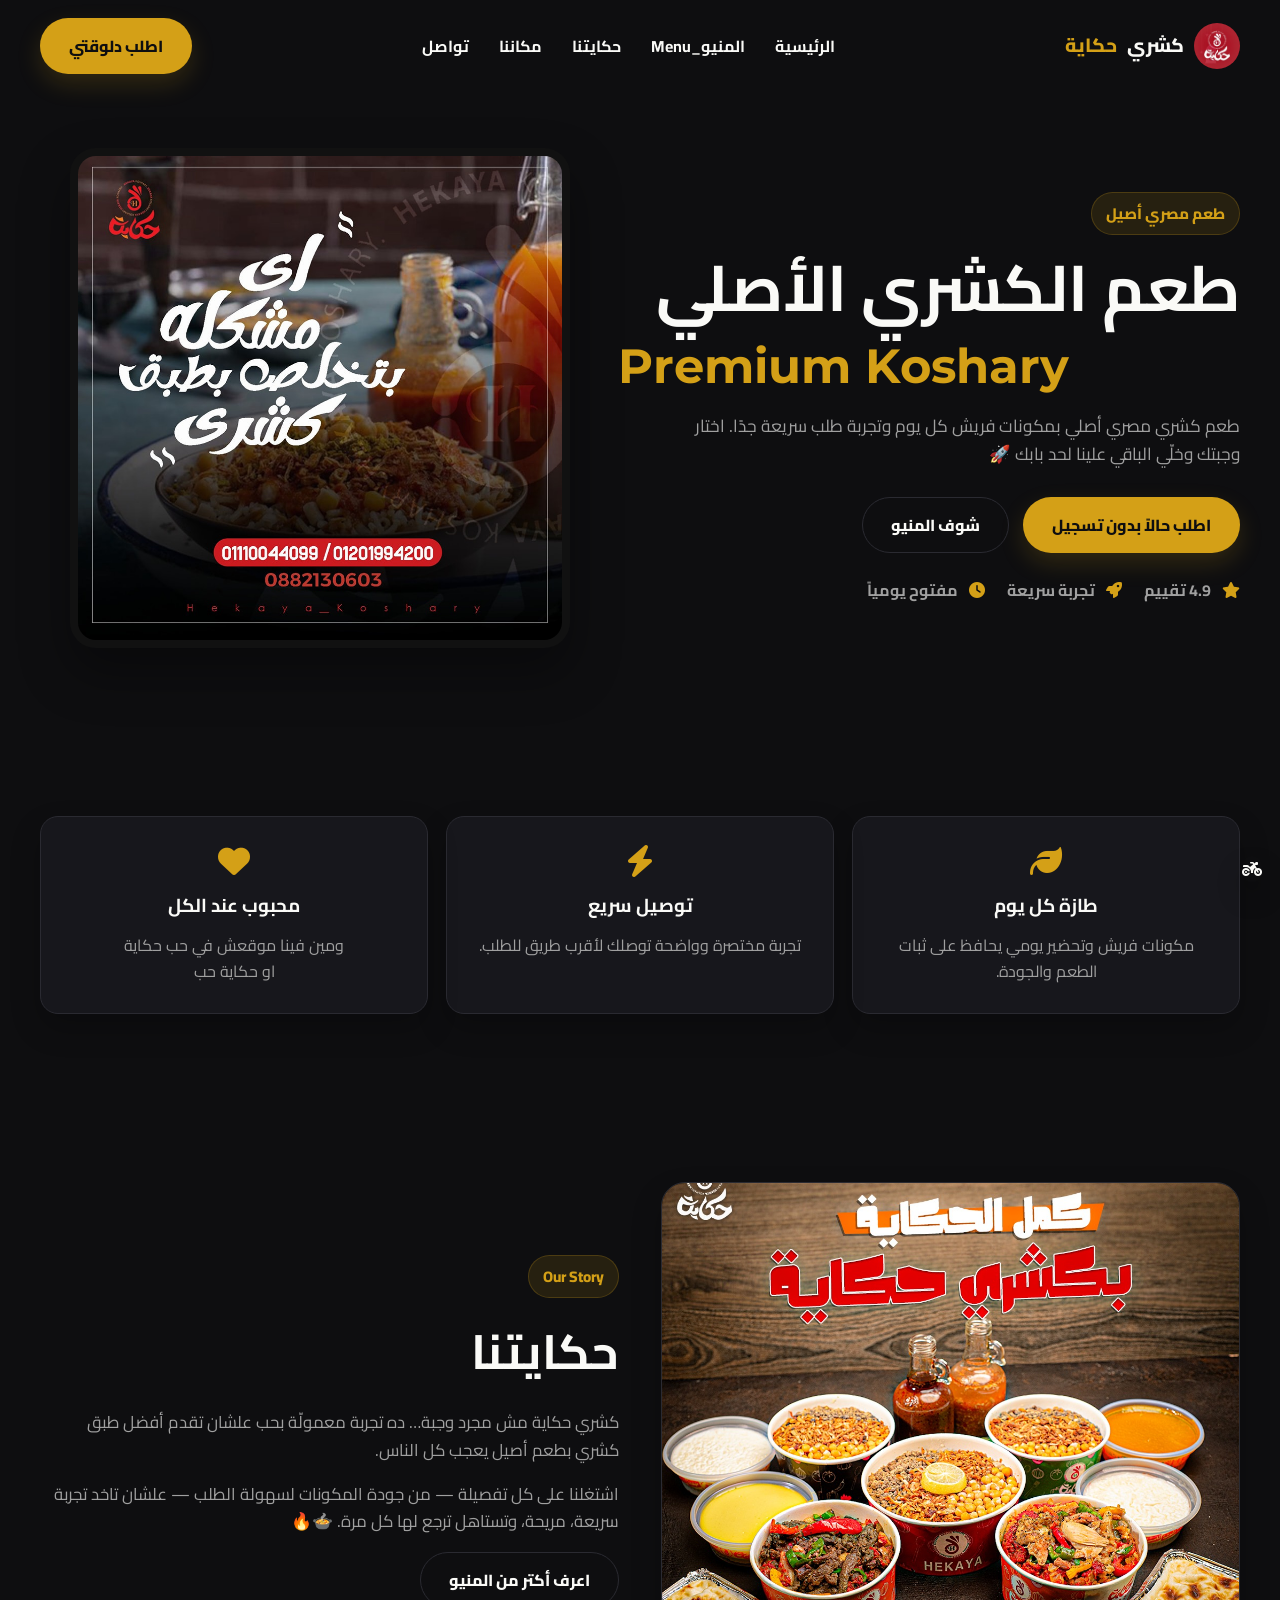
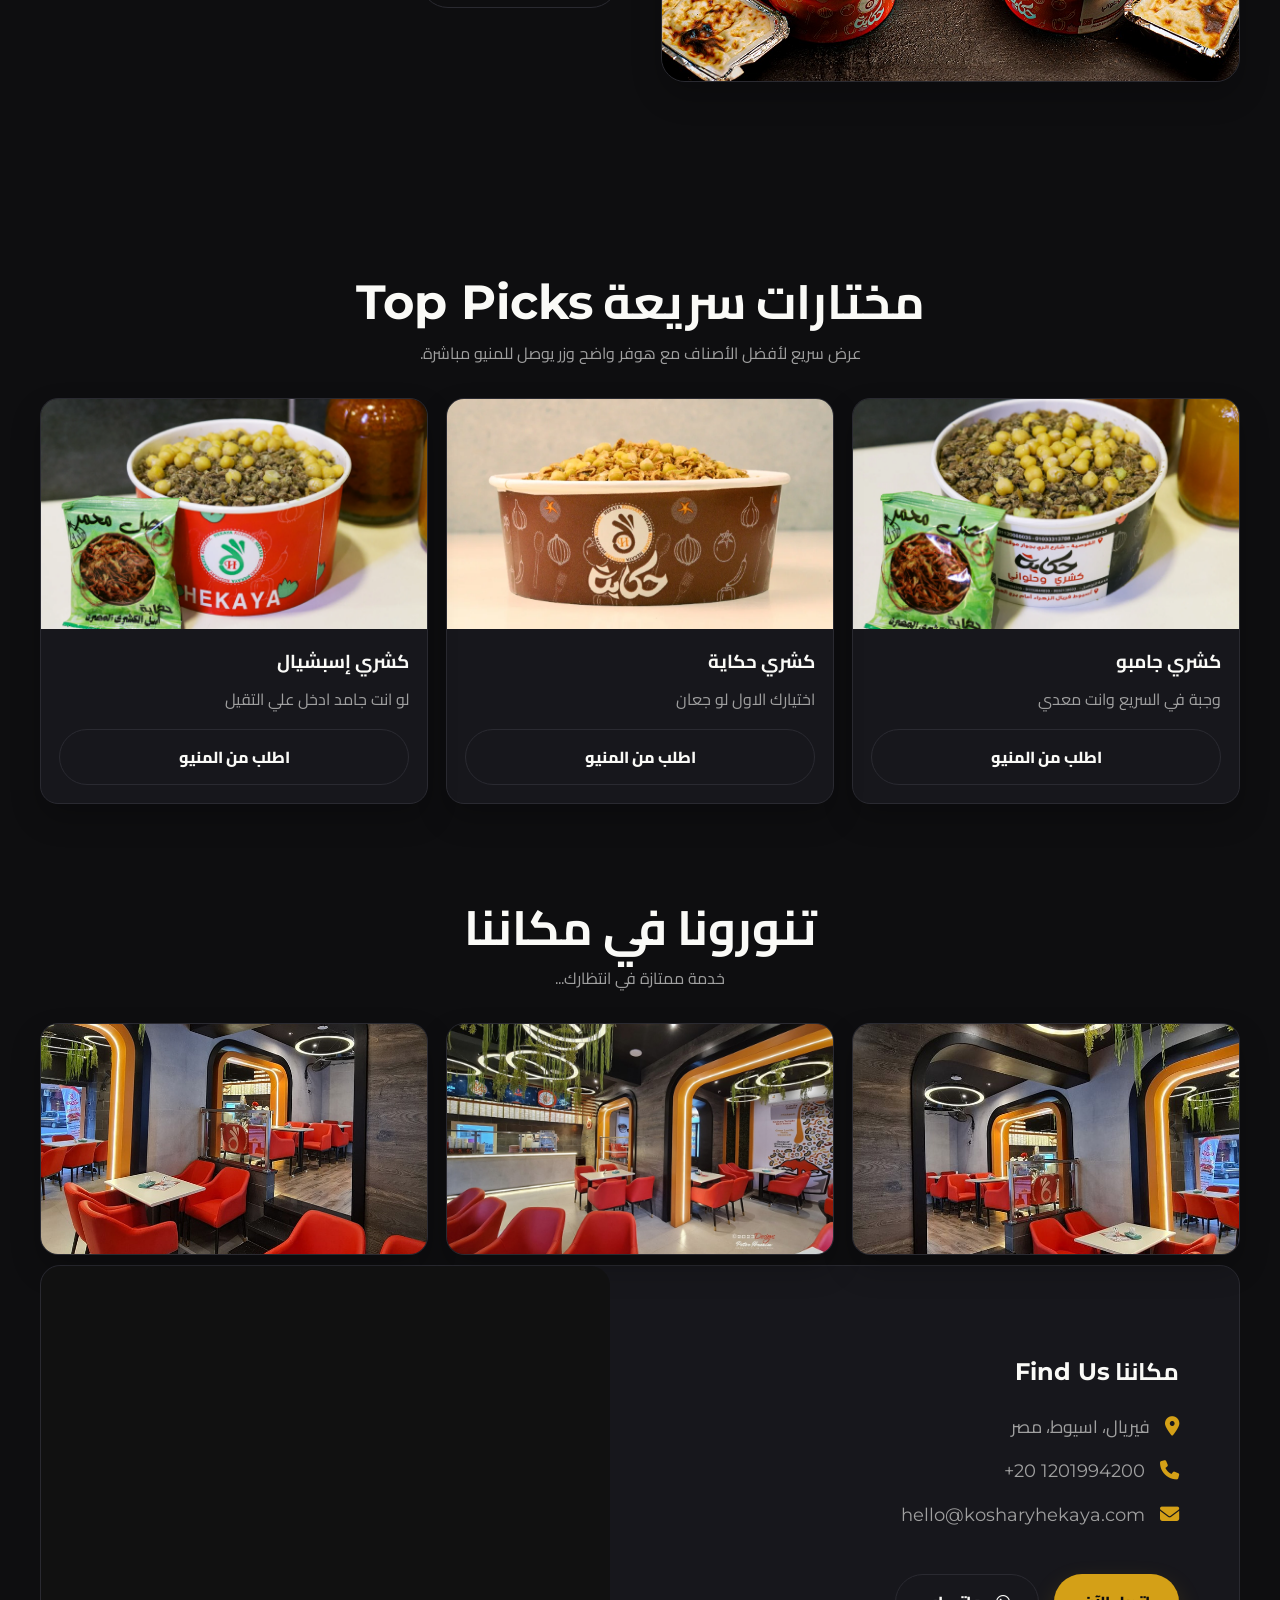
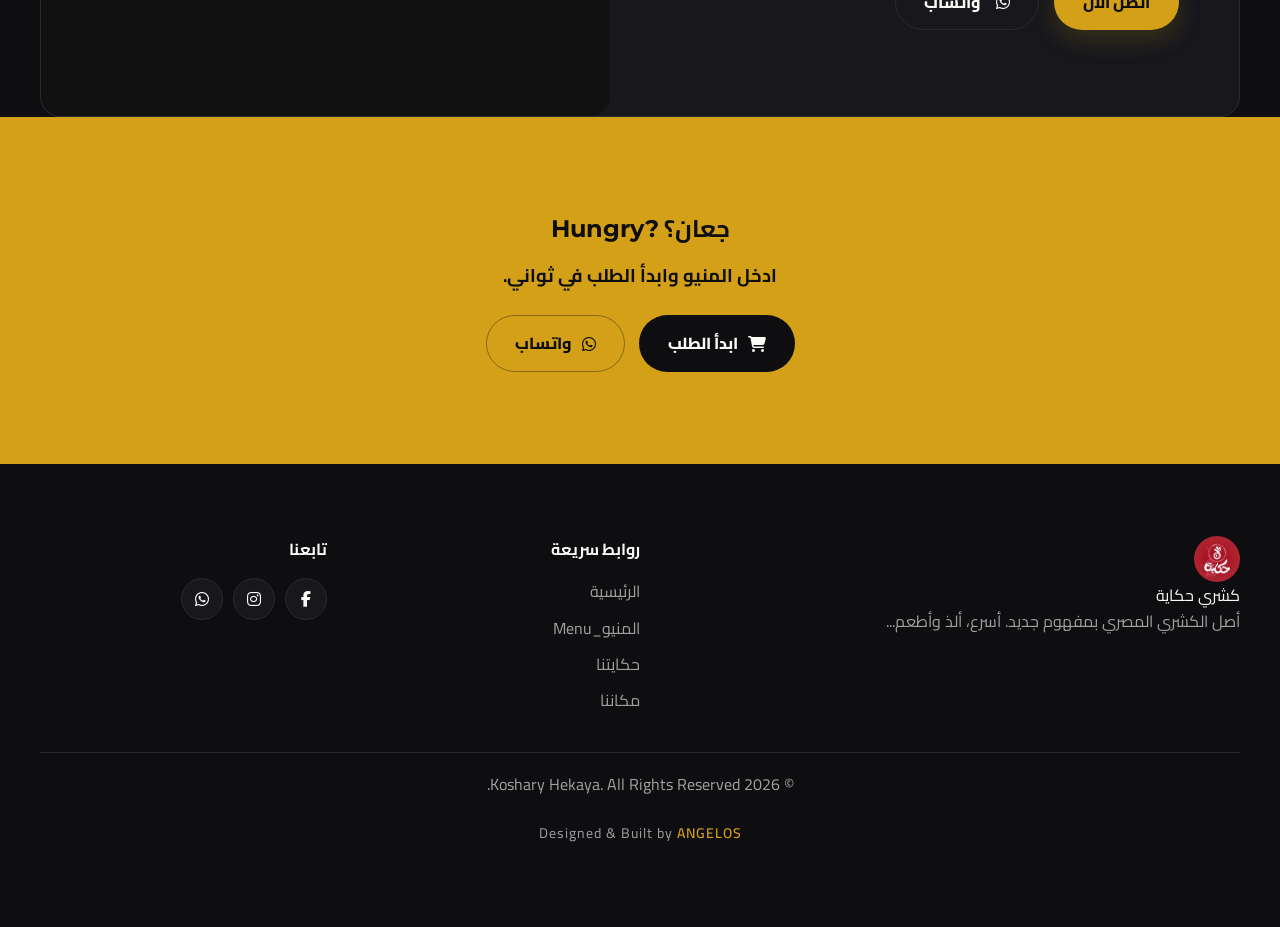
<file: index.html>
<!DOCTYPE html>
<html lang="ar" dir="rtl">
  <head>
    <meta charset="UTF-8" />
    <meta name="viewport" content="width=device-width, initial-scale=1.0, maximum-scale=5" />
  

    <title>كشري حكاية | أفضل كشري في أسيوط توصيل سريع</title>

    <link rel="icon" href="imgs/logooo.png" type="image/png">
  

    <meta name="description" content="اطلب كشري حكاية في أسيوط الآن. كشري مصري أصيل، توصيل سريع، جودة عالية، وطلب أونلاين بسهولة بدون تسجيل.">
  
    <meta name="keywords" content="كشري, كشري اسيوط, توصيل كشري, مطعم كشري, كشري حكاية">
    <link rel="canonical" href="https://yourdomain.com/">
    <meta name="robots" content="index, follow">
  
    <!-- Open Graph -->
    <meta property="og:title" content="كشري حكاية | أفضل كشري في أسيوط">
    <meta property="og:description" content="اطلب كشري حكاية الآن - تجربة طلب سريعة وتوصيل لحد باب البيت.">
    <meta property="og:image" content="https://angelosonsy-debug.github.io/koshary-hekaya/imgs/home.jpg">
    <meta property="og:url" content="https://angelosonsy-debug.github.io/koshary-hekaya/">
    <meta property="og:type" content="website">
    <meta property="og:site_name" content="كشري حكاية">

    <!-- Twitter -->
    <meta name="twitter:card" content="summary_large_image">



    <!-- Fonts -->
    <link rel="preconnect" href="https://fonts.googleapis.com">
    <link rel="preconnect" href="https://fonts.gstatic.com" crossorigin>
    <link href="https://fonts.googleapis.com/css2?family=Cairo:wght@400;600;700;800&family=Montserrat:wght@700;800&display=swap" rel="stylesheet">
  
    <!-- CSS -->
    <link rel="stylesheet" href="css/variables.css">
    <link rel="stylesheet" href="css/reset.css">
    <link rel="stylesheet" href="css/components.css">
    <link rel="stylesheet" href="css/landing.css">
  
    <!-- أيقونات - -->
    <link rel="stylesheet" href="https://cdnjs.cloudflare.com/ajax/libs/font-awesome/6.4.0/css/all.min.css" media="print" onload="this.media='all'">

    <!-- Structured Data -->
    <script type="application/ld+json">
    {
      "@context": "https://schema.org",
      "@type": "Restaurant",
      "name": "كشري حكاية",
      "image": "https://yourdomain.com/imgs/home.jpg",
      "telephone": "+201201994200",
      "servesCuisine": "Egyptian",
      "address": {
        "@type": "PostalAddress",
        "addressLocality": "أسيوط",
        "addressCountry": "EG"
      },
      "url": "https://yourdomain.com"
    }
    </script>
  </head>
<body>

  <header id="navbar">
    <div class="container nav-container">
      <a href="#home" class="logo">
        
        <img src="imgs/red-logo.jpg" alt="مطعم كشري حكاية" width="46" height="46" loading="lazy" decoding="async">
        <span>كشري</span> حكاية
      </a>

      <button class="menu-toggle" aria-label="فتح القائمة">
        <i class="fa-solid fa-bars"></i>
      </button>

      <nav>
        <ul class="nav-links">
          <li><a href="#home">الرئيسية</a></li>
          <li><a href="menu.html">المنيو_Menu</a></li>
          <li><a href="#about">حكايتنا</a></li>
          <li><a href="#contact1">مكاننا </a></li>
          <li><a href="#contact2">تواصل</a></li>
        </ul>
      </nav>

      <a href="menu.html" class="btn btn-primary desktop-cta">اطلب دلوقتي</a>
    </div>
  </header>

  <main>
    <section id="home" class="hero section">
      <div class="container hero-grid reveal">
        <div class="hero-text">
          <span class="badge">طعم مصري أصيل</span>
          <h1>طعم الكشري الأصلي<br><span class="en-text">Premium Koshary</span></h1>
          <p>
            طعم كشري مصري أصلي بمكونات فريش كل يوم وتجربة طلب سريعة جدًا. 
            اختار وجبتك وخلّي الباقي علينا لحد بابك 🚀  
          </p>

          <div class="hero-buttons">
            <a href="menu.html" class="btn btn-primary">اطلب حالاً بدون تسجيل</a>
            <a href="menu.html" class="btn btn-outline">شوف المنيو</a>
          </div>

          <div class="hero-stats">
            <span><i class="fa-solid fa-star"></i> 4.9 تقييم</span>
            <span><i class="fa-solid fa-rocket"></i> تجربة سريعة</span>
            <span><i class="fa-solid fa-clock"></i> مفتوح يومياً</span>
          </div>
        </div>

        <div class="hero-image">
          
          <img src="imgs/home.jpg" alt="طبق كشري مصري من كشري حكاية في أسيوط" class="img-contain" width="500" height="500" fetchpriority="high" decoding="async">
          <link href="imgs/home.jpg">
        </div>
      </div>
    </section>

    <section class="section-tight">
      <div class="container highlights-grid reveal">
        <article class="info-card card hover-lift">
          <i class="fa-solid fa-leaf"></i>
          <h3>طازة كل يوم</h3>
          <p>مكونات فريش وتحضير يومي يحافظ على ثبات الطعم والجودة.</p>
        </article>

        <article class="info-card card hover-lift">
          <i class="fa-solid fa-bolt"></i>
          <h3>توصيل سريع</h3>
          <p>تجربة مختصرة وواضحة توصلك لأقرب طريق للطلب.</p>
        </article>

        <article class="info-card card hover-lift">
          <i class="fa-solid fa-heart"></i>
          <h3>محبوب عند الكل</h3>
          <p>ومين فينا موقعش في حب حكاية <br> او حكاية حب</p>
        </article>
      </div>
    </section>

    <section id="about" class="section">
      <div class="container about-grid reveal">
        <div class="about-media">
          
          <img src="imgs/story.jpg" alt="قصة كشري حكاية" class="about-img" width="500" height="500" loading="lazy" decoding="async">
        </div>

        <div class="about-text">
          <span class="badge">Our Story</span>
          <h2>حكايتنا</h2>
          <p>
            كشري حكاية مش مجرد وجبة… ده تجربة معمولّة بحب
             علشان تقدم أفضل طبق كشري بطعم أصيل يعجب كل الناس.
          </p>
          <p>
            اشتغلنا على كل تفصيلة — من جودة المكونات لسهولة الطلب —
             علشان تاخد تجربة سريعة، مريحة، وتستاهل ترجع لها كل مرة. 🍲🔥
          </p>
          <a href="menu.html" class="btn btn-outline">اعرف أكتر من المنيو</a>
        </div>
      </div>
    </section>

    <section class="section">
      <div class="container reveal">
        <div class="section-title">
          <h2>مختارات سريعة <span class="en-text">Top Picks</span></h2>
          <p>عرض سريع لأفضل الأصناف مع هوفر واضح وزر يوصل للمنيو مباشرة.</p>
        </div>

        <div class="preview-grid">
          <article class="preview-card card">
            <img src="imgs/menu/6.webp" alt="كشري جامبو" width="400" height="267" loading="lazy" decoding="async">
            <div class="preview-content">
              <h3>كشري جامبو</h3>
              <p>وجبة في السريع وانت معدي</p>
              <a href="menu.html" class="btn btn-outline full">اطلب من المنيو</a>
            </div>
          </article>
          <article class="preview-card card">
            <img src="imgs/menu/7.webp" alt="كشري سوبر حكاية" width="400" height="267" loading="lazy" decoding="async">
            <div class="preview-content">
              <h3>كشري حكاية</h3>
              <p>اختيارك الاول لو جعان</p>
              <a href="menu.html" class="btn btn-outline full">اطلب من المنيو</a>
            </div>
          </article>


          <article class="preview-card card">
            <img src="imgs/menu/8.webp" alt="كشري إسبشيال" width="400" height="267" loading="lazy" decoding="async">
            <div class="preview-content">
              <h3>كشري إسبشيال</h3>
              <p>لو انت جامد ادخل علي التقيل</p>
              <a href="menu.html" class="btn btn-outline full">اطلب من المنيو</a>
            </div>
          </article>
        </div>
      </div>
    </section>

    <section id="contact1" class="container reveal">
      <div class="section-title">
        <h2>تنورونا في مكاننا</h2>
        <p>خدمة ممتازة في انتظارك...</p>
      </div>
      <div class="preview-grid">
        <article class="preview-card card">
          <img src="imgs/koshary-hekaya-interior-1.jpg" alt="koshary-hekaya-interior" width="400" height="267" loading="lazy" decoding="async">
        </article>
        <article class="preview-card card">
          <img src="imgs/koshary-hekaya-interior-2.jpg" alt="koshary-hekaya-interior" width="400" height="267" loading="lazy" decoding="async">
        </article>
        <article class="preview-card card">
          <img src="imgs/koshary-hekaya-interior-3.jpg" alt="koshary-hekaya-interior" width="400" height="267" loading="lazy" decoding="async">
        </article>
      </div>
      <div class="location-grid">
          <div class="location-info">
              <h2>مكاننا <span class="en-text">Find Us</span></h2>
              <p><i class="fa-solid fa-location-dot"></i> فيريال، اسيوط، مصر</p>
              <p><i class="fa-solid fa-phone"></i> <span class="en-text">+20 1201994200</span></p>
              <p><i class="fa-solid fa-envelope"></i> <span class="en-text">hello@kosharyhekaya.com</span></p>
              
              <div style="margin-top: 30px; display: flex; gap: 15px;">
                  <a href="tel:+201201994200" class="btn btn-primary">اتصل الآن</a>
                  <a href="https://wa.me/201201994200" target="_blank" rel="noopener noreferrer"class="btn btn-outline"><i class="fa-brands fa-whatsapp" style="margin-left: 5px;"></i> واتساب</a>
              </div>
          </div>
          <div class="map-container map-fallback-wrap">
            <a href="https://maps.google.com" target="_blank">
              
            <img
              class="map-fallback-img"
              alt="موقع كشري حكاية"
              src="data:image/svg+xml;charset=UTF-8,
              %3Csvg xmlns='http://www.w3.org/2000/svg' viewBox='0 0 800 600'%3E
                %3Cdefs%3E
                  %3ClinearGradient id='g' x1='0' x2='1' y1='0' y2='1'%3E
                    %3Cstop offset='0%25' stop-color='%231b1b21'/%3E
                    %3Cstop offset='100%25' stop-color='%23111114'/%3E
                  %3C/linearGradient%3E
                %3C/defs%3E

                %3Crect width='800' height='600' fill='url(%23g)'/%3E

                %3Ccircle cx='400' cy='260' r='90' fill='%23d4a017' opacity='0.15'/%3E

                %3Ctext x='50%25' y='48%25' text-anchor='middle'
                  font-family='Cairo, Arial, sans-serif'
                  font-size='36'
                  fill='%23f5f5f2'%3E
                  الخريطة غير متاحة
                %3C/text%3E

                %3Ctext x='50%25' y='58%25' text-anchor='middle'
                  font-family='Cairo, Arial, sans-serif'
                  font-size='20'
                  fill='%23aaa'%3E
                  تقدر تتواصل معانا أو تزورنا مباشرة
                %3C/text%3E

                %3Ctext x='50%25' y='70%25' text-anchor='middle'
                  font-family='Arial, sans-serif'
                  font-size='18'
                  fill='%23d4a017'%3E
                  Koshary Hekaya
                %3C/text%3E
              %3C/svg%3E"
            /></a>
            <iframe
              id="mapFrame"
              src="https://www.google.com/maps/embed?pb=!1m18!1m12!1m3!1d3548.9506916723835!2d31.182148899999994!3d27.189286499999998!2m3!1f0!2f0!3f0!3m2!1i1024!2i768!4f13.1!3m3!1m2!1s0x14450bc8d90262d9%3A0xc075fe05852e9a3b!2z2YPYtNix2Yog2K3Zg9in2YrYqQ!5e0!3m2!1sar!2seg!4v1776723178921!5m2!1sar!2seg"
              loading="lazy"
              allowfullscreen
              referrerpolicy="no-referrer-when-downgrade">
            </iframe>
          </div>
          
      </div>
  </section>

    <section id="contact2" class="cta-section reveal">
      <div class="container">
        <h2>جعان؟ <span class="en-text">Hungry?</span></h2>
        <p>ادخل المنيو وابدأ الطلب في ثواني.</p>
        <div class="cta-actions">
          <a href="menu.html" class="btn btn-black"><i class="fa-solid fa-cart-shopping"></i> ابدأ الطلب</a>
          <a href="https://wa.me/201201994200" target="_blank" rel="noopener noreferrer" class="btn btn-outline light">
            <i class="fa-brands fa-whatsapp"></i> واتساب
          </a>
        </div>
      </div>
    </section>
  </main>

  <footer class="section-tight">
    <div class="container footer-grid reveal">
      <div>
        <a href="#home" class="footer-logo">
          <img src="imgs/red-logo.jpg" alt="كشري حكاية" width="46" height="46" loading="lazy" decoding="async">
          <span>كشري</span> حكاية
        </a>
        <p>أصل الكشري المصري بمفهوم جديد. أسرع، ألذ وأطعم...</p>
      </div>

      <div>
        <h4>روابط سريعة</h4>
        <ul>
          <li><a href="#home">الرئيسية</a></li>
          <li><a href="menu.html">المنيو_Menu</a></li>
          <li><a href="#about">حكايتنا</a></li>
          <li><a href="#contact1">مكاننا </a></li>
        </ul>
      </div>

      <div>
        <h4>تابعنا</h4>
        <div class="social-links">
          <a href="https://www.facebook.com/HekayaaKoshary/" target="_blank" ><i class="fa-brands fa-facebook-f"></i></a>
          <a href="https://www.instagram.com/kosharyhekaya/" target="_blank" ><i class="fa-brands fa-instagram"></i></a>
          <a href="https://wa.me/201201994200" target="_blank" rel="noopener noreferrer" ><i class="fa-brands fa-whatsapp"></i></a>
        </div>
      </div>
    </div>

    <div class="container footer-bottom">
      <p>&copy; 2026 Koshary Hekaya. All Rights Reserved.</p>
      <p class="signature">
        Designed & Built by <span id="developer-name">Angelos</span>
      </p>
    </div>
  </footer>

  <a href="menu.html" class="floating-action floating-btn" aria-label="الذهاب إلى المنيو">
    <i class="fa-solid fa-motorcycle"></i>
  </a>
  <div id="disclosure-popover" class="disclosure-container"></div>

  
  <script src="js/landing.js" defer></script>
</body>
</html>
</file>
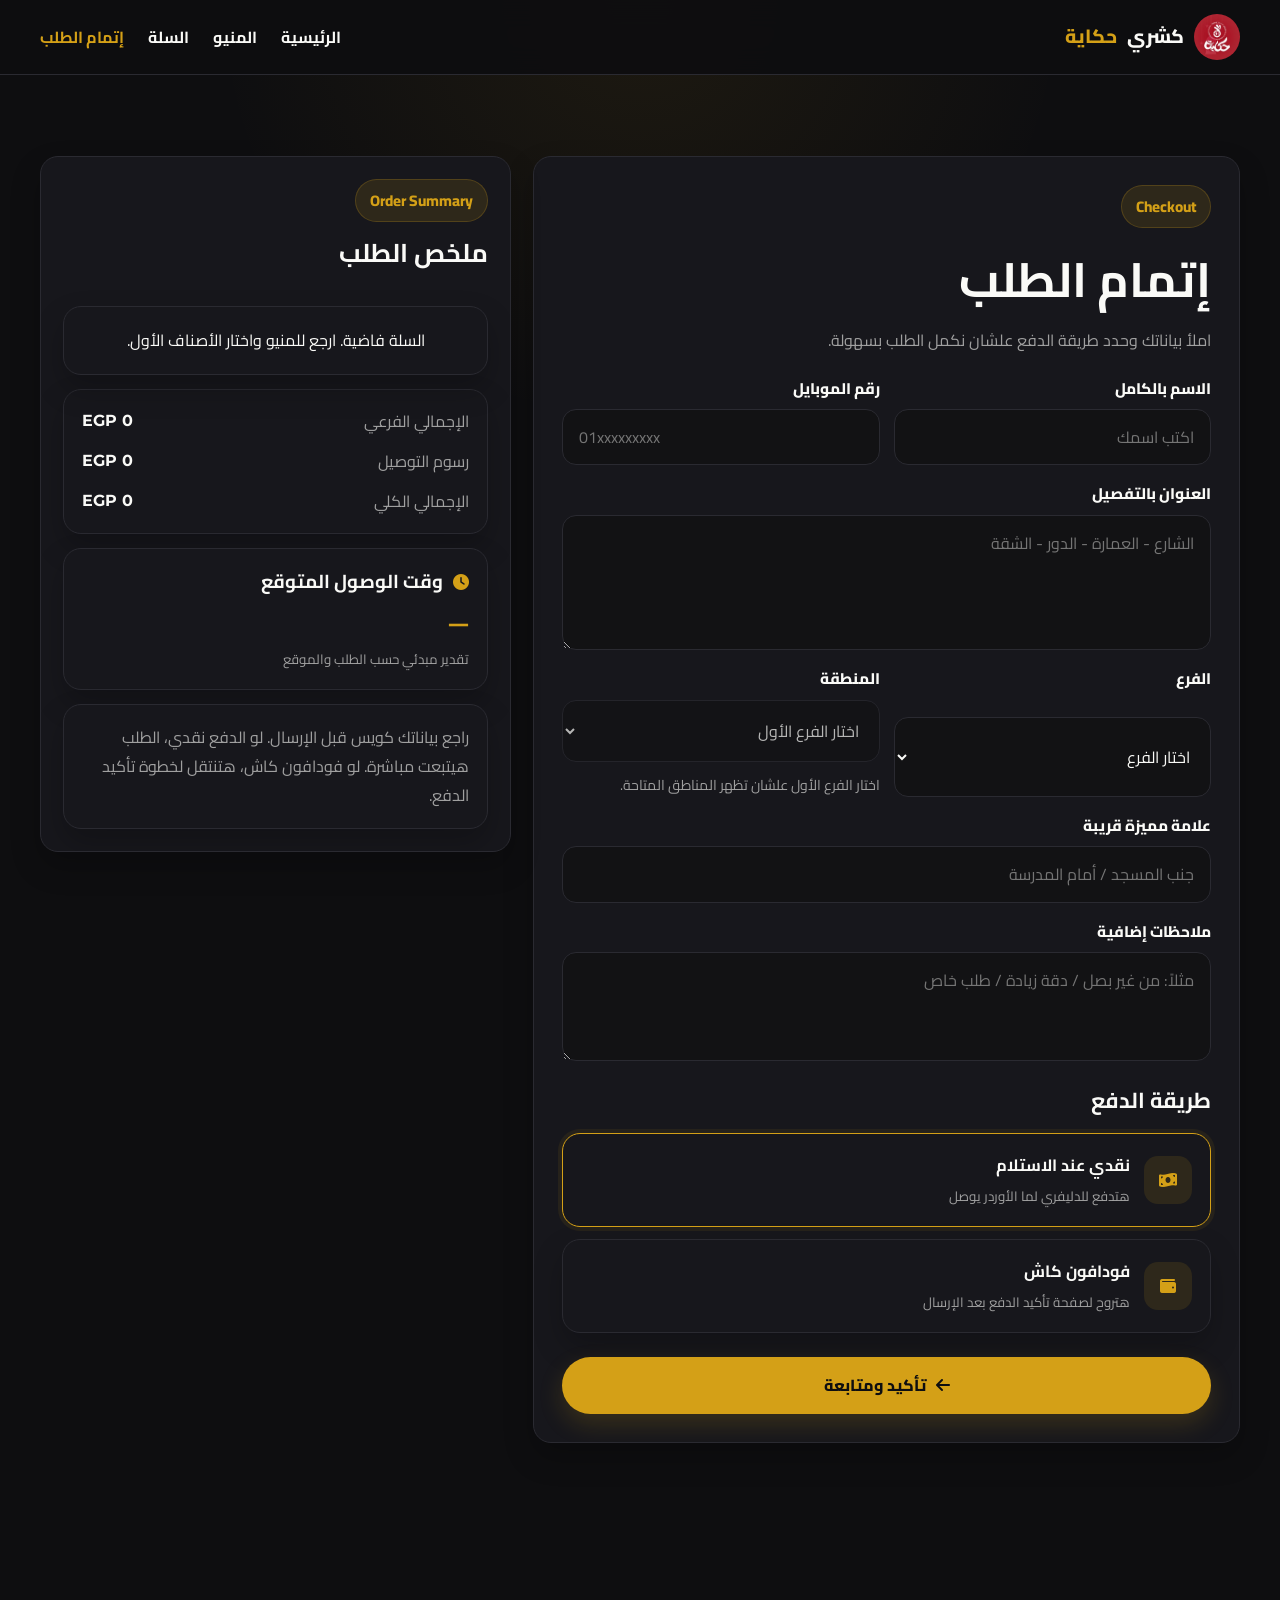
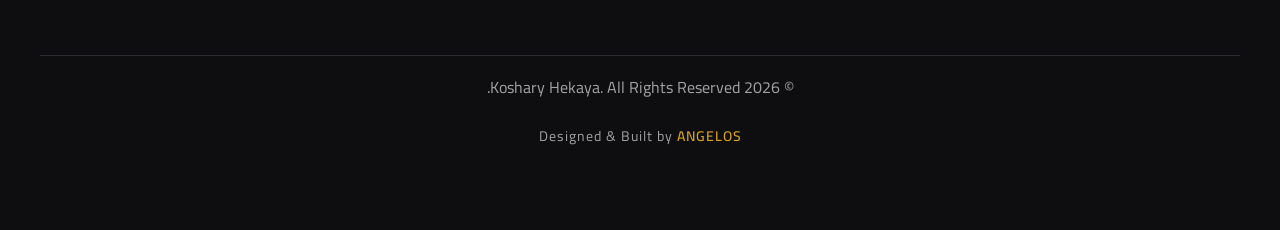
<file: checkout.html>
<!DOCTYPE html>
<html lang="ar" dir="rtl">
<head>
  <meta charset="UTF-8" />
  <meta name="viewport" content="width=device-width, initial-scale=1.0" />
  <title>إتمام الطلب | كشري حكاية</title>
  <link rel="icon" href="imgs/logooo.png" type="image/png">

  <link rel="preload" as="image" href="imgs/red-logo.jpg" fetchpriority="high">

  <link rel="preconnect" href="https://fonts.googleapis.com">
  <link rel="preconnect" href="https://fonts.gstatic.com" crossorigin>
  <link href="https://fonts.googleapis.com/css2?family=Cairo:wght@400;600;700;800&family=Montserrat:wght@700;800&display=swap" rel="stylesheet">

  <link rel="stylesheet" href="css/variables.css">
  <link rel="stylesheet" href="css/reset.css">
  <link rel="stylesheet" href="css/components.css">
  <link rel="stylesheet" href="css/checkout.css">

  <link rel="stylesheet" href="https://cdnjs.cloudflare.com/ajax/libs/font-awesome/6.4.0/css/all.min.css" media="print" onload="this.media='all'">
</head>
<body>

  <header id="navbar">
    <div class="container nav-container">
      <a href="index.html" class="logo">
        <img src="imgs/red-logo.jpg" alt="كشري حكاية" width="46" height="46" loading="lazy" decoding="async">
        <span>كشري</span> حكاية
      </a>

      <nav class="nav-links">
        <a href="index.html">الرئيسية</a>
        <a href="menu.html">المنيو</a>
        <a href="menu.html#cart">السلة</a>
        <a href="checkout.html" class="active">إتمام الطلب</a>
      </nav>
    </div>
  </header>

  <main class="checkout-page">
    <section class="section">
      <div class="container checkout-grid">
        <div class="checkout-form-wrap card reveal">
          <div class="section-title align-right">
            <span class="badge">Checkout</span>
            <h1>إتمام الطلب</h1>
            <p>املأ بياناتك وحدد طريقة الدفع علشان نكمل الطلب بسهولة.</p>
          </div>

          <form id="checkoutForm" class="checkout-form">
            <div class="form-grid two">
              <div class="form-group">
                <label for="fullName">الاسم بالكامل</label>
                <input type="text" id="fullName" name="fullName" placeholder="اكتب اسمك" required>
              </div>

              <div class="form-group">
                <label for="phone">رقم الموبايل</label>
                <input type="tel" id="phone" name="phone" placeholder="01xxxxxxxxx" required>
              </div>
            </div>

            <div class="form-group">
              <label for="address">العنوان بالتفصيل</label>
              <textarea id="address" name="address" rows="4" placeholder="الشارع - العمارة - الدور - الشقة" required></textarea>
            </div>

            <div class="form-grid two">
              <div class="form-group">
                <label for="branch">الفرع</label>
                <select id="branch" name="branch" required>
                  <option value="">اختار الفرع</option>
                  <option value="4">فرع القوصية</option>
                  <option value="5">فرع أسيوط</option>
                </select>
              </div>

              <div class="form-group">
                <label for="area">المنطقة</label>
                <select id="area" name="area" required disabled>
                  <option value="">اختار الفرع الأول</option>
                </select>
                <small id="deliveryHint" style="color: var(--text-muted);">
                  اختار الفرع الأول علشان تظهر المناطق المتاحة.
                </small>
              </div>
            </div>

            <div class="form-group">
              <label for="landmark">علامة مميزة قريبة</label>
              <input type="text" id="landmark" name="landmark" placeholder="جنب المسجد / أمام المدرسة">
            </div>

            <div class="form-group">
              <label for="notes">ملاحظات إضافية</label>
              <textarea id="notes" name="notes" rows="3" placeholder="مثلاً: من غير بصل / دقة زيادة / طلب خاص"></textarea>
            </div>

            <div class="payment-box">
              <h2>طريقة الدفع</h2>

              <div class="payment-options">
                <label class="payment-option card hover-lift">
                  <input type="radio" name="paymentMethod" value="cash" checked>
                  <span class="option-content">
                    <i class="fa-solid fa-money-bill-wave"></i>
                    <span>
                      <strong>نقدي عند الاستلام</strong>
                      <small>هتدفع للدليفري لما الأوردر يوصل</small>
                    </span>
                  </span>
                </label>

                <label class="payment-option card hover-lift">
                  <input type="radio" name="paymentMethod" value="vodafone">
                  <span class="option-content">
                    <i class="fa-solid fa-wallet"></i>
                    <span>
                      <strong>فودافون كاش</strong>
                      <small>هتروح لصفحة تأكيد الدفع بعد الإرسال</small>
                    </span>
                  </span>
                </label>
              </div>
            </div>

            <button type="submit" class="btn btn-primary checkout-submit">
              <i class="fa-solid fa-arrow-left"></i>
              تأكيد ومتابعة
            </button>
          </form>
        </div>

        <aside class="order-summary card reveal">
          <div class="summary-head">
            <span class="badge">Order Summary</span>
            <h2>ملخص الطلب</h2>
          </div>

          <div id="summaryItems" class="summary-items"></div>

          <div class="summary-meta card inner-card">
            <div>
              <span>الإجمالي الفرعي</span>
              <strong id="subtotal">0 EGP</strong>
            </div>
            <div>
              <span>رسوم التوصيل</span>
              <strong id="deliveryFee">0 EGP</strong>
            </div>
            <div>
              <span>الإجمالي الكلي</span>
              <strong id="total">0 EGP</strong>
            </div>
          </div>

          <div class="eta-box card inner-card">
            <div class="eta-title">
              <i class="fa-solid fa-clock"></i>
              <h3>وقت الوصول المتوقع</h3>
            </div>
            <p id="etaText">—</p>
            <small>تقدير مبدئي حسب الطلب والموقع</small>
          </div>

          <div class="help-box card inner-card">
            <p>
              راجع بياناتك كويس قبل الإرسال.  
              لو الدفع نقدي، الطلب هيتبعت مباشرة.  
              لو فودافون كاش، هتنتقل لخطوة تأكيد الدفع.
            </p>
          </div>
        </aside>
      </div>
    </section>
  </main>
  <footer class="section-tight">
    <div class="container footer-bottom">
      <p>&copy; 2026 Koshary Hekaya. All Rights Reserved.</p>
      <p class="signature">
        Designed & Built by <span id="developer-name">Angelos</span>
      </p>
    </div>
  </footer>
  
  <script src="js/data/menuData.js"></script>
  <script src="js/data/deliveryZones.js"></script>
  <script src="js/checkout.js" defer></script>
</body>
</html>
</file>
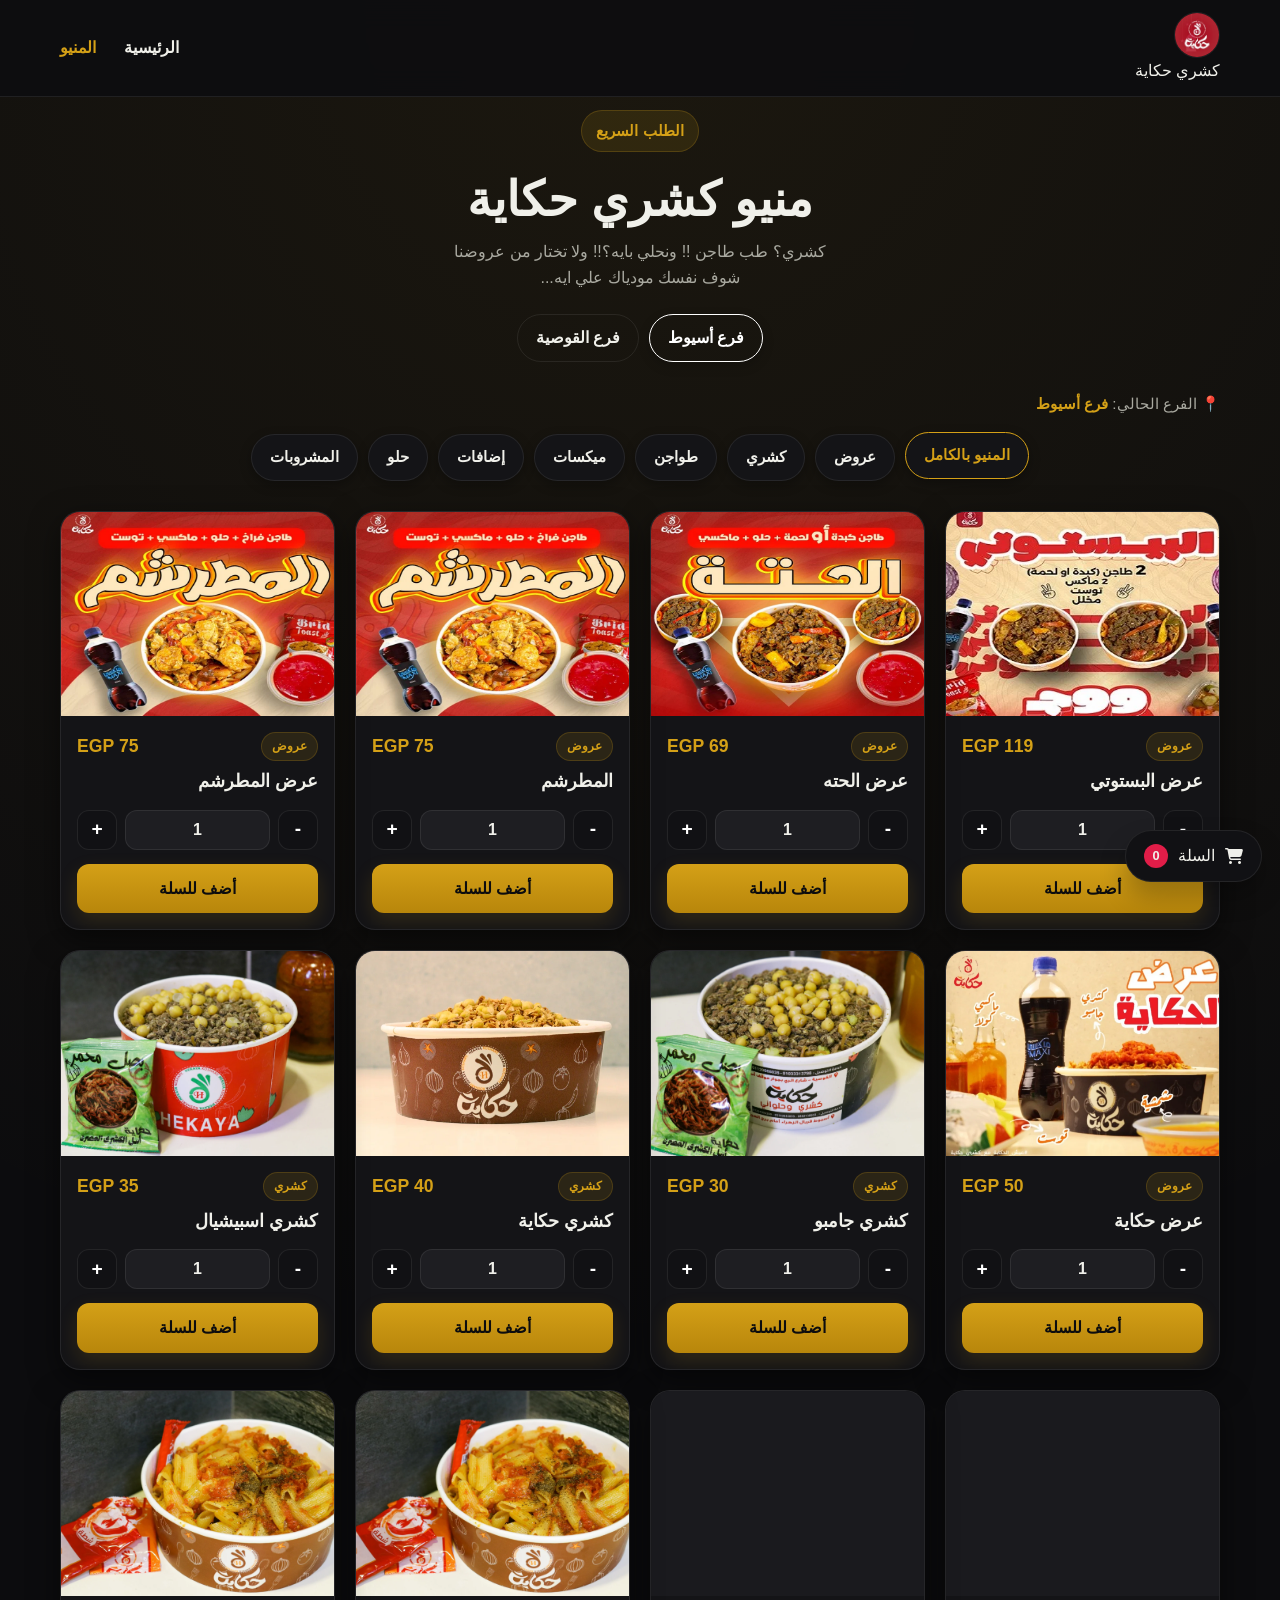
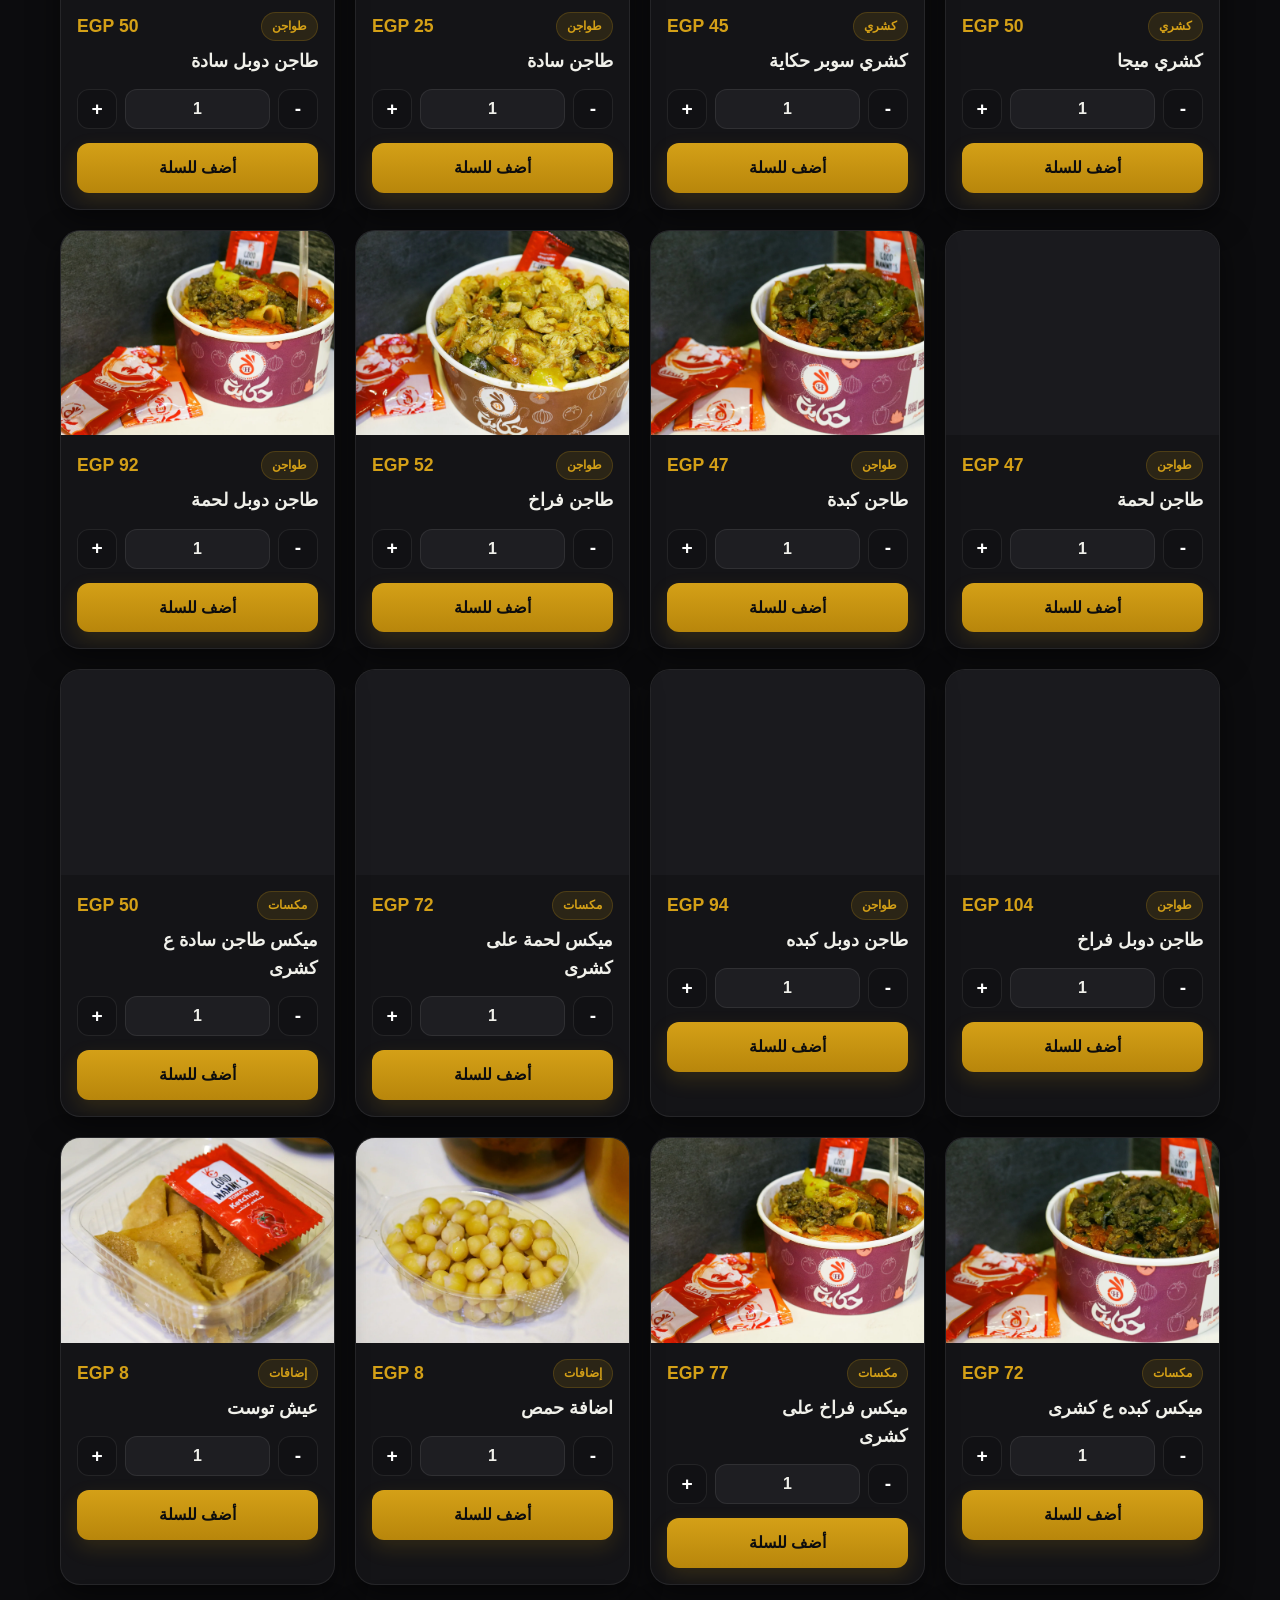
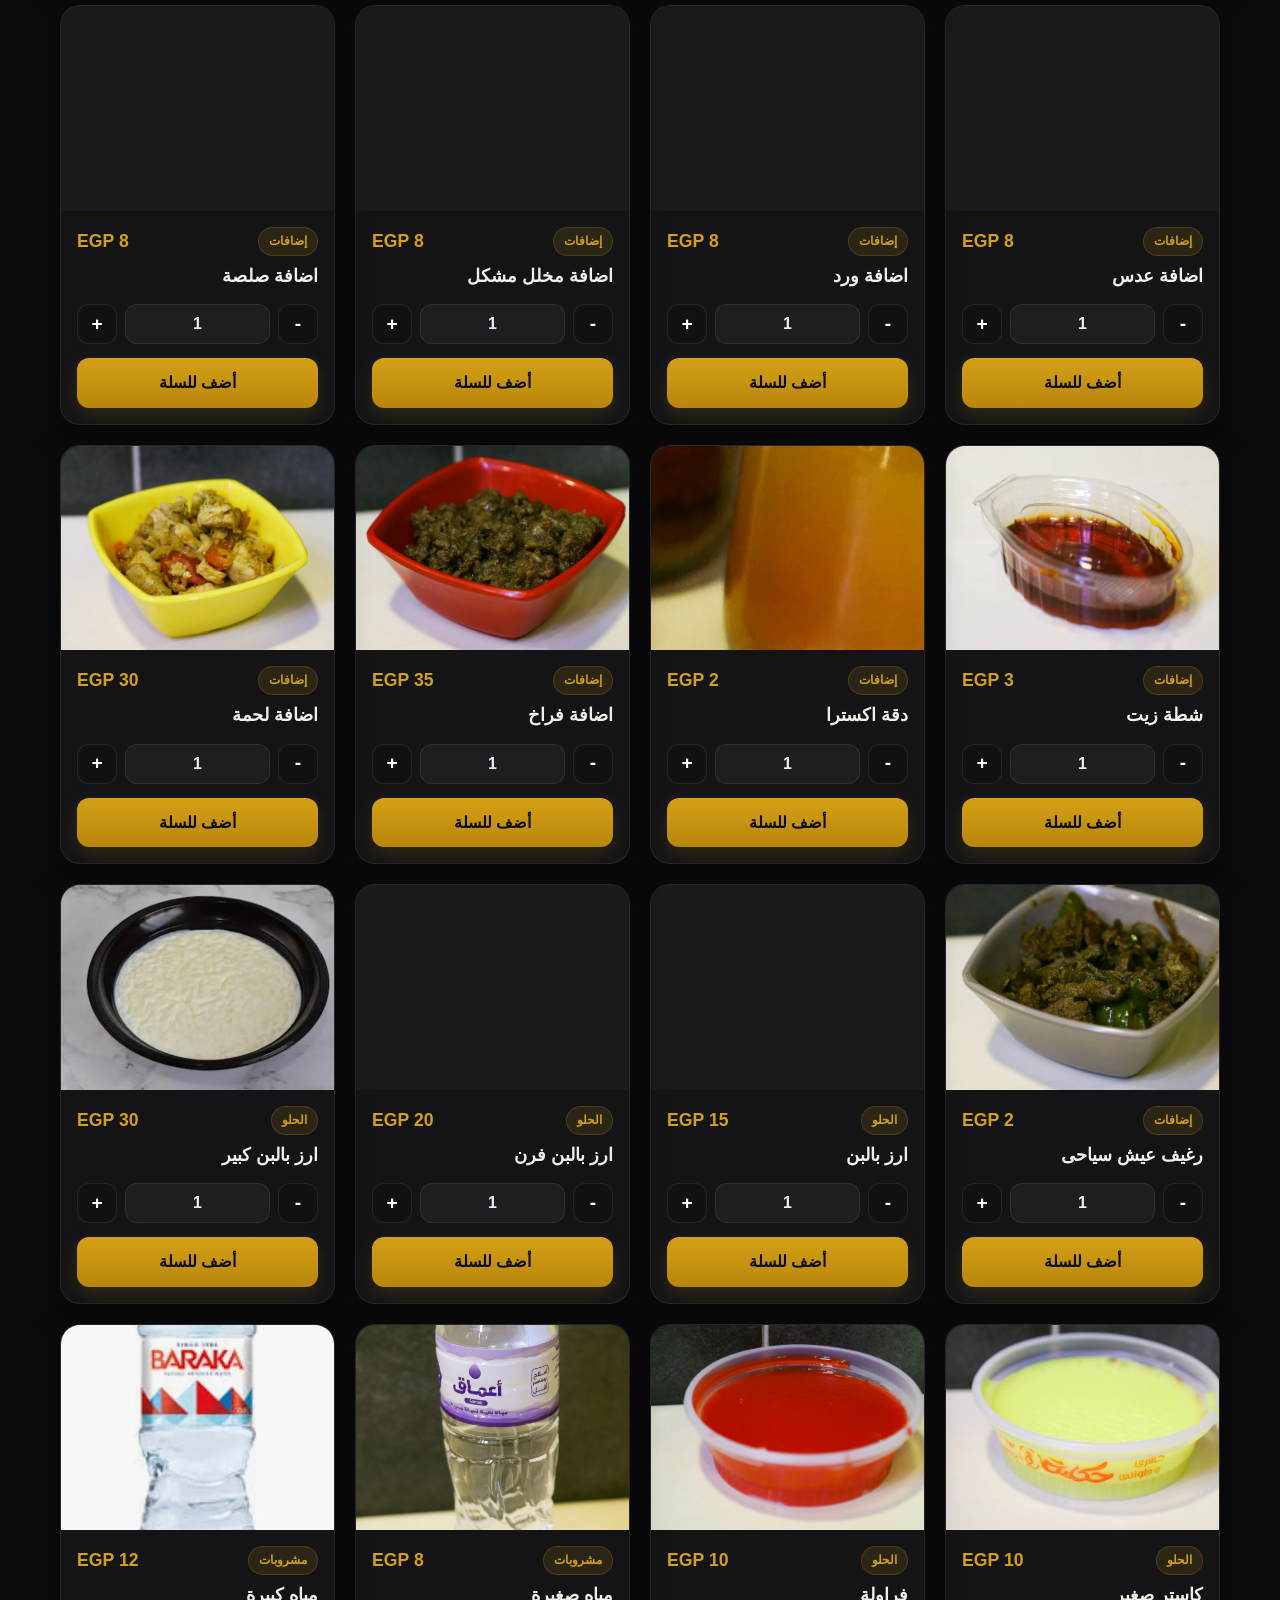
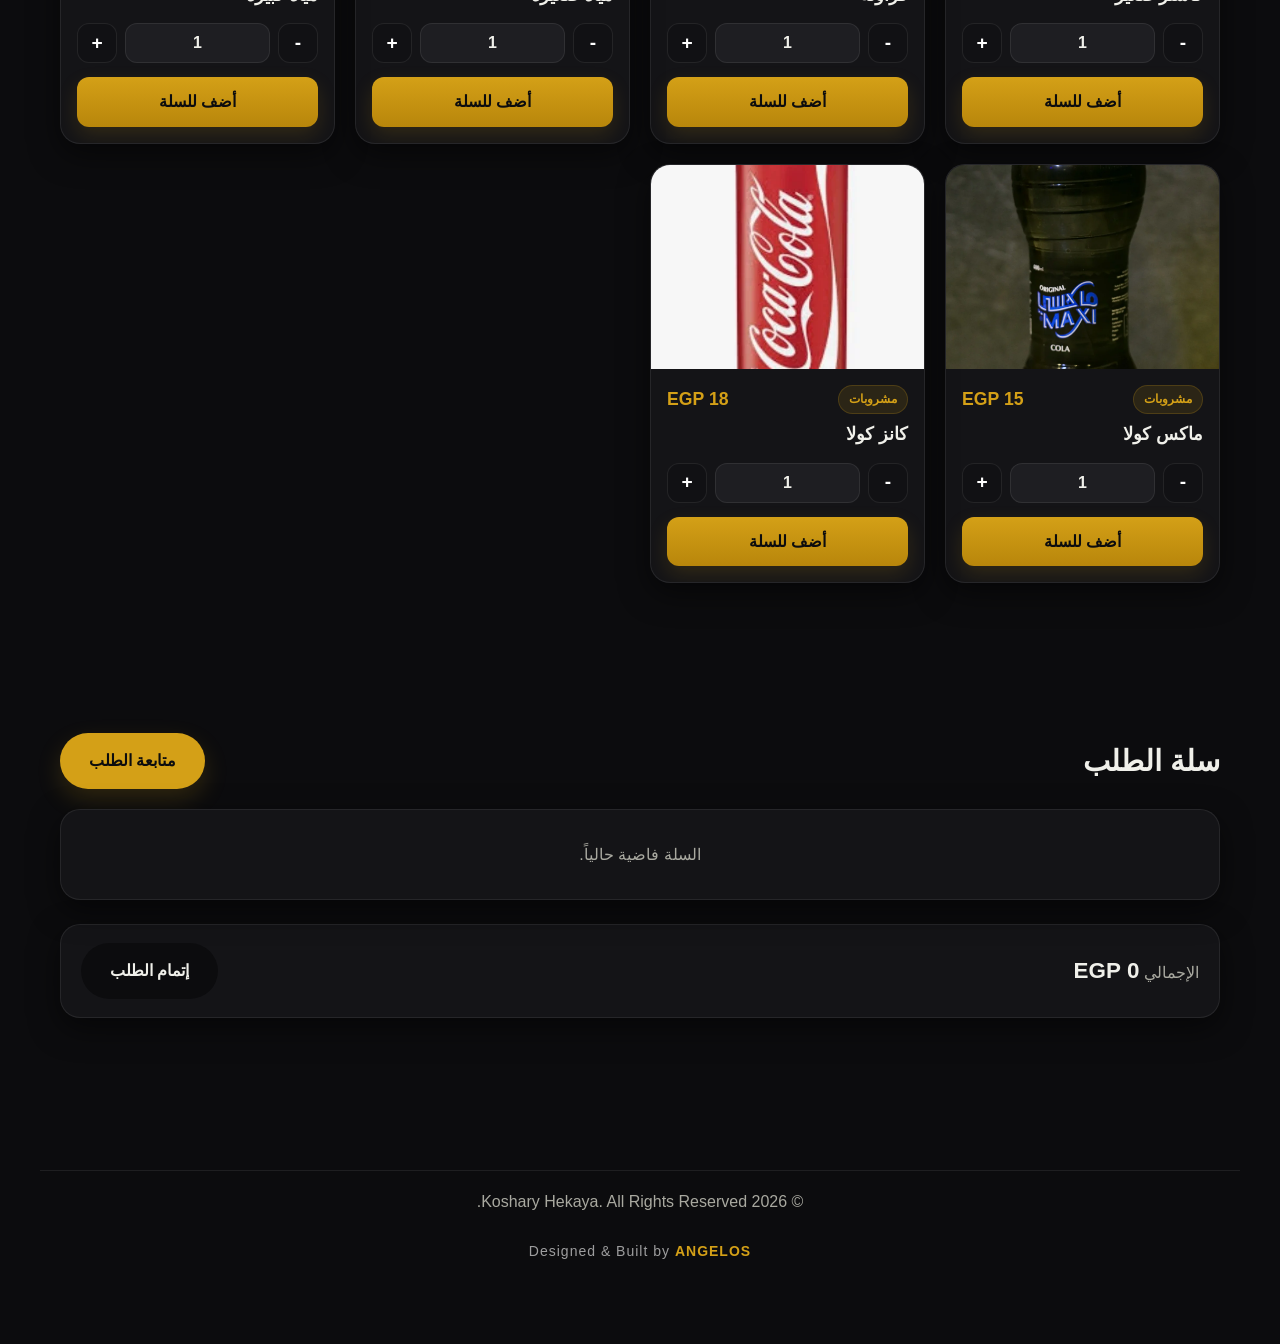
<file: menu.html>
<!DOCTYPE html>
<html lang="ar" dir="rtl">
  <head>
    <meta charset="UTF-8" />
    <meta name="viewport" content="width=device-width, initial-scale=1.0" />
  
    <title>منيو كشري حكاية | أفضل كشري في أسيوط مع توصيل</title>
    <link rel="icon" href="imgs/logooo.png" type="image/png">
  
    <meta name="description" content="شوف منيو كشري حكاية في أسيوط: كشري، طواجن، ميكسات، وحلويات. اطلب أونلاين بسهولة واستمتع بتوصيل سريع.">
  
  
    <link rel="canonical" href="https://yourdomain.com/menu.html">
  
    <meta name="robots" content="index, follow">
  
    <!-- Open Graph -->
    <meta property="og:title" content="منيو كشري حكاية">
    <meta property="og:description" content="اطلب كشري الآن من منيو كشري حكاية بأسيوط.">
    <meta property="og:image" content="https://angelosonsy-debug.github.io/koshary-hekaya/imgs/home.jpg">
    <meta property="og:url" content="https://angelosonsy-debug.github.io/koshary-hekaya/menu.html">
    <meta property="og:type" content="website">
    <meta property="og:site_name" content="كشري حكاية">
  
    <!-- Twitter -->
    <meta name="twitter:card" content="summary_large_image">
  
    <!-- Fonts -->
    <link rel="preconnect" href="https://fonts.googleapis.com">
    <link rel="preconnect" href="https://fonts.gstatic.com" crossorigin>
    <link href="https://fonts.googleapis.com/css2?family=Cairo:wght@400;600;700;800&family=Montserrat:wght@700;800&display=swap" rel="stylesheet">
  
    <!-- CSS -->
    <link rel="stylesheet" href="css/variables.css">
    <link rel="stylesheet" href="css/reset.css">
    <link rel="stylesheet" href="css/components.css">
    <link rel="stylesheet" href="css/menu.css">
  
    <!--  أيقونات --->
    <link rel="stylesheet" href="https://cdnjs.cloudflare.com/ajax/libs/font-awesome/6.4.0/css/all.min.css" media="print" onload="this.media='all'">
  
    <!-- Structured Data (Menu) -->
    <script type="application/ld+json">
    {
      "@context": "https://schema.org",
      "@type": "Menu",
      "name": "منيو كشري حكاية",
      "hasMenuSection": [
        {
          "@type": "MenuSection",
          "name": "كشري",
          "hasMenuItem": [
            {
              "@type": "MenuItem",
              "name": "كشري سوبر لوكس",
              "offers": { "@type": "Offer", "price": "35", "priceCurrency": "EGP" }
            },
            {
              "@type": "MenuItem",
              "name": "كشري جامبو",
              "offers": { "@type": "Offer", "price": "45", "priceCurrency": "EGP" }
            }
          ]
        }
      ]
    }
    </script>
  </head>
<body>

  <header id="navbar">
    <div class="container nav-container">
      <a href="index.html" class="logo">
        <img src="imgs/red-logo.jpg" alt="كشري حكاية" width="46" height="46" loading="lazy" decoding="async">
        <span>كشري</span> حكاية
      </a>

      <nav class="nav-links">
        <a href="index.html">الرئيسية</a>
        <a href="menu.html" class="active">المنيو</a>
      </nav>
    </div>
  </header>

  <main class="page">
    <section class="container">
      <div class="section-title reveal">
        <span class="badge">الطلب السريع</span>
        <h1>منيو كشري حكاية</h1>
        <div class="seo-text" style="display:none;">
          <h2>أفضل كشري في أسيوط</h2>
          <p>
            يقدم كشري حكاية مجموعة متنوعة من أطباق الكشري المصري مثل كشري سوبر لوكس، كشري جامبو، وكشري إسبشيال،
            بالإضافة إلى الطواجن والميكسات والحلويات. يمكنك الطلب أونلاين بسهولة مع توصيل سريع داخل أسيوط.
          </p>
        </div>
        <p>كشري؟  طب طاجن !!  ونحلي بايه؟!!   ولا تختار من عروضنا <br>شوف نفسك مودياك علي ايه...</p>
      </div>

      <div class="menu-toolbar reveal branch-toolbar">
        <button class="branch-btn active" type="button" data-branch="5">فرع أسيوط</button>
        <button class="branch-btn" type="button" data-branch="4">فرع القوصية</button>
      </div>

      <p class="current-branch">
        📍 الفرع الحالي: <span id="currentBranchName"></span>
      </p>


      <div class="menu-toolbar reveal">
        <button class="filter-btn active" data-category="all">المنيو بالكامل</button>
        <button class="filter-btn" data-category="offers">عروض</button>
        <button class="filter-btn" data-category="koshary">كشري</button>
        <button class="filter-btn" data-category="tawagen">طواجن</button>
        <button class="filter-btn" data-category="mix">ميكسات</button>
        <button class="filter-btn" data-category="additions">إضافات</button>
        <button class="filter-btn" data-category="desserts">حلو</button>
        <button class="filter-btn" data-category="drinks">المشروبات</button>
      </div>

      <div id="menu-grid" class="menu-grid reveal"></div>
    </section>

    <a href="#cart" class="floating-cart floating-action">
      <i class="fa-solid fa-cart-shopping"></i>
      <span>السلة</span>
      <span id="cart-count" class="cart-count">0</span>
    </a>
  </main>

  <section id="cart" class="cart-drawer">
    <div class="container">
      <div class="cart-head">
        <h2>سلة الطلب</h2>
        <a href="checkout.html" class="btn btn-primary">متابعة الطلب</a>
      </div>

      <div id="cart-items" class="cart-items"></div>

      <div class="cart-summary card">
        <div>
          <span>الإجمالي</span>
          <strong id="cart-total">0 EGP</strong>
        </div>
        <a href="checkout.html" class="btn btn-black">إتمام الطلب</a>
      </div>
    </div>
  </section>
  <footer class="section-tight">
    <div class="container footer-bottom">
      <p>&copy; 2026 Koshary Hekaya. All Rights Reserved.</p>
      <p class="signature">
        Designed & Built by <span id="developer-name">Angelos</span>
      </p>
    </div>
  </footer>

  <div id="branch-popup" class="popup-overlay">
    <div class="popup-box">
      <h3>تغيير الفرع</h3>
      <p>لو غيرت الفرع السلة هتتبقي فاضية، هل تريد المتابعة؟</p>
  
      <div class="popup-actions">
        <button id="confirm-branch" class="btn btn-primary">متابعة</button>
        <button id="cancel-branch" class="btn btn-outline">إلغاء</button>
      </div>
    </div>
  </div>

  <script src="js/data/menuData.js" defer></script>
  <script src="js/menu.js" defer></script>
</body>
</html>
</file>
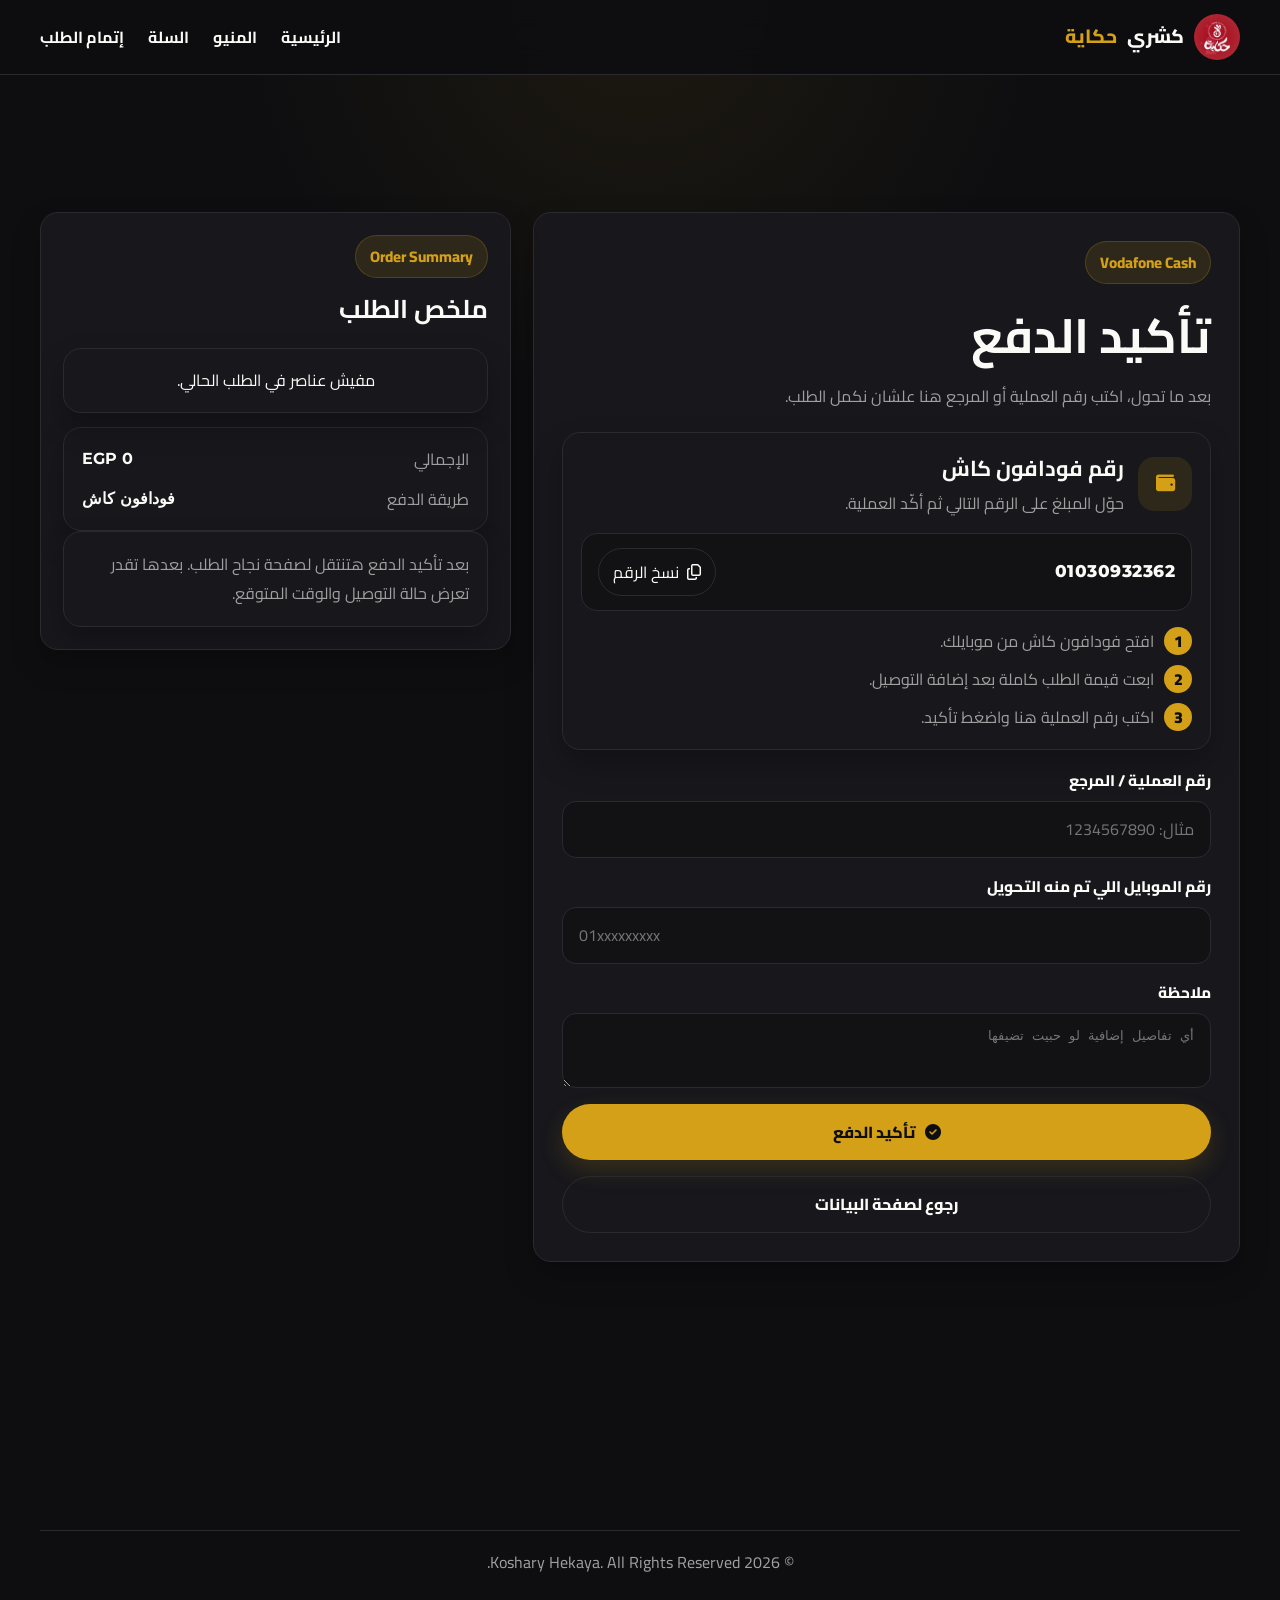
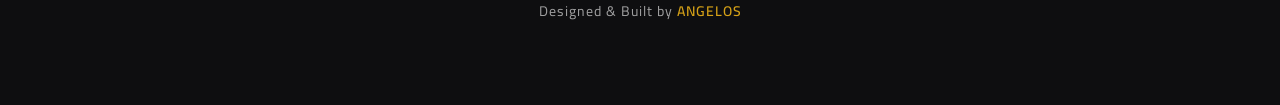
<file: payment.html>
<!DOCTYPE html>
<html lang="ar" dir="rtl">
<head>
  <meta charset="UTF-8" />
  <meta name="viewport" content="width=device-width, initial-scale=1.0" />
  <title>تأكيد الدفع | كشري حكاية</title>
  <link rel="icon" href="imgs/logooo.png" type="image/png">

  <link rel="preconnect" href="https://fonts.googleapis.com">
  <link rel="preconnect" href="https://fonts.gstatic.com" crossorigin>
  <link href="https://fonts.googleapis.com/css2?family=Cairo:wght@400;600;700;800&family=Montserrat:wght@700;800&display=swap" rel="stylesheet">

  <link rel="stylesheet" href="css/variables.css">
  <link rel="stylesheet" href="css/reset.css">
  <link rel="stylesheet" href="css/components.css">
  <link rel="stylesheet" href="css/payment.css">

  <link rel="stylesheet" href="https://cdnjs.cloudflare.com/ajax/libs/font-awesome/6.4.0/css/all.min.css">
</head>
<body>

  <header id="navbar">
    <div class="container nav-container">
      <a href="index.html" class="logo">
        <img src="imgs/red-logo.jpg" alt="كشري حكاية">
        <span>كشري</span> حكاية
      </a>

      <nav class="nav-links">
        <a href="index.html">الرئيسية</a>
        <a href="menu.html">المنيو</a>
        <a href="menu.html#cart">السلة</a>
        <a href="checkout.html">إتمام الطلب</a>
      </nav>
    </div>
  </header>

  <main class="payment-page">
    <section class="section">
      <div class="container payment-grid">
        <div class="payment-card card reveal">
          <div class="section-title align-right">
            <span class="badge">Vodafone Cash</span>
            <h1>تأكيد الدفع</h1>
            <p>بعد ما تحول، اكتب رقم العملية أو المرجع هنا علشان نكمل الطلب.</p>
          </div>

          <div class="vodafone-box card inner-card">
            <div class="vodafone-head">
              <i class="fa-solid fa-wallet"></i>
              <div>
                <h2>رقم فودافون كاش</h2>
                <p>حوّل المبلغ على الرقم التالي ثم أكّد العملية.</p>
              </div>
            </div>

            <div class="wallet-number">
              <span>01030932362</span>
              <button type="button" class="copy-btn" id="copyWalletBtn">
                <i class="fa-regular fa-copy"></i>
                نسخ الرقم
              </button>
            </div>

            <ul class="payment-steps">
              <li><span>1</span> افتح فودافون كاش من موبايلك.</li>
              <li><span>2</span> ابعت قيمة الطلب كاملة بعد إضافة التوصيل.</li>
              <li><span>3</span> اكتب رقم العملية هنا واضغط تأكيد.</li>
            </ul>
          </div>

          <form id="paymentForm" class="payment-form">
            <div class="form-group">
              <label for="transactionId">رقم العملية / المرجع</label>
              <input type="text" id="transactionId" name="transactionId" placeholder="مثال: 1234567890" required>
            </div>

            <div class="form-group">
              <label for="payerPhone">رقم الموبايل اللي تم منه التحويل</label>
              <input type="tel" id="payerPhone" name="payerPhone" placeholder="01xxxxxxxxx" required>
            </div>

            <div class="form-group">
              <label for="paymentNote">ملاحظة</label>
              <textarea id="paymentNote" name="paymentNote" rows="3" placeholder="أي تفاصيل إضافية لو حبيت تضيفها"></textarea>
            </div>

            <button type="submit" class="btn btn-primary payment-submit">
              <i class="fa-solid fa-circle-check"></i>
              تأكيد الدفع
            </button>

            <a href="checkout.html" class="btn btn-outline back-btn">رجوع لصفحة البيانات</a>
          </form>
        </div>

        <aside class="order-summary card reveal">
          <div class="summary-head">
            <span class="badge">Order Summary</span>
            <h2>ملخص الطلب</h2>
          </div>

          <div id="summaryItems" class="summary-items"></div>

          <div class="summary-meta card inner-card">
            <div>
              <span>الإجمالي</span>
              <strong id="total">0 EGP</strong>
            </div>
            <div>
              <span>طريقة الدفع</span>
              <strong>فودافون كاش</strong>
            </div>
          </div>

          <div class="help-box card inner-card">
            <p>
              بعد تأكيد الدفع هتنتقل لصفحة نجاح الطلب.
              بعدها تقدر تعرض حالة التوصيل والوقت المتوقع.
            </p>
          </div>
        </aside>
      </div>
    </section>
  </main>
  <footer class="section-tight">
    <div class="container footer-bottom">
      <p>&copy; 2026 Koshary Hekaya. All Rights Reserved.</p>
      <p class="signature">
        Designed & Built by <span id="developer-name">Angelos</span>
      </p>
    </div>
  </footer>
  <script src="js/data/menuData.js"></script>
  <script src="js/payment.js"></script>
</html>
</file>
<file: css/variables.css>
﻿:root {
  --bg-main: #0e0e10;
  --bg-card: #17171c;
  --bg-soft: #121214;
  --text-main: #fafaf7;
  --text-muted: #a0a0a0;
  --accent-gold: #d4a017;
  --accent-gold-hover: #e2b23a;
  --accent-red: #8e2a1d;
  --accent-green: #15a06d;
  --border-color: #2a2a31;
  --shadow-lg: 0 24px 50px rgba(0, 0, 0, 0.35);
  --shadow-md: 0 14px 30px rgba(0, 0, 0, 0.22);
  --radius-xl: 24px;
  --radius-lg: 18px;
  --radius-md: 14px;
  --radius-sm: 10px;
  --font-arabic: 'Cairo', sans-serif;
  --font-english: 'Montserrat', sans-serif;
}
</file>
<file: css/components.css>
﻿.container {
  width: min(1200px, calc(100% - 32px));
  margin-inline: auto;
}

.section {
  padding: 96px 0;
}

.section-tight {
  padding: 72px 0;
}

.section-title {
  text-align: center;
  margin-bottom: 32px;
}

.section-title h2 {
  font-size: clamp(2rem, 4vw, 3rem);
  line-height: 1.15;
  margin-bottom: 10px;
}

.section-title p {
  color: var(--text-muted);
  max-width: 760px;
  margin-inline: auto;
}

.en-text {
  font-family: var(--font-english);
  direction: ltr;
  display: inline-block;
}

.btn {
  display: inline-flex;
  align-items: center;
  justify-content: center;
  gap: 10px;
  padding: 14px 28px;
  border-radius: 999px;
  border: 1px solid transparent;
  cursor: pointer;
  transition: transform .25s ease, background-color .25s ease, color .25s ease, border-color .25s ease, box-shadow .25s ease;
  font-weight: 800;
  text-align: center;
  white-space: nowrap;
}

.btn:hover {
  transform: translateY(-2px);
}

.btn-primary {
  background: var(--accent-gold);
  color: var(--bg-main);
  box-shadow: 0 10px 24px rgba(212, 160, 23, 0.18);
}

.btn-primary:hover {
  background: var(--accent-gold-hover);
}

.btn-outline {
  background: transparent;
  color: var(--text-main);
  border-color: var(--border-color);
}

.btn-outline:hover {
  border-color: var(--accent-gold);
  color: var(--accent-gold);
}

.btn-black {
  background: var(--bg-main);
  color: var(--text-main);
}

.btn-black:hover {
  box-shadow: 0 12px 26px rgba(0,0,0,.28);
}

.card {
  background: var(--bg-card);
  border: 1px solid var(--border-color);
  border-radius: var(--radius-lg);
  box-shadow: var(--shadow-md);
  overflow: hidden;
  transition: transform .25s ease, border-color .25s ease, box-shadow .25s ease;
}

.card:hover {
  transform: translateY(-4px);
  border-color: rgba(212, 160, 23, 0.55);
  box-shadow: var(--shadow-lg);
}

.hover-lift {
  transition: transform .25s ease, box-shadow .25s ease;
}

.hover-lift:hover {
  transform: translateY(-4px);
  box-shadow: var(--shadow-lg);
}

.reveal {
  opacity: 0;
  transform: translateY(26px);
  transition: opacity .65s ease, transform .65s ease;
}

.reveal.active {
  opacity: 1;
  transform: translateY(0);
}

.badge {
  display: inline-flex;
  align-items: center;
  gap: 8px;
  padding: 8px 14px;
  border-radius: 999px;
  background: rgba(212, 160, 23, .12);
  color: var(--accent-gold);
  border: 1px solid rgba(212, 160, 23, .22);
  font-weight: 800;
  font-size: .95rem;
}

.floating-action {
  position: fixed;
  z-index: 999;
  bottom: 18px;
  right: 18px;
  border-radius: 999px;
  box-shadow: 0 14px 26px rgba(0,0,0,.25);
}

.popup-overlay {
  position: fixed;
  inset: 0;
  background: rgba(0, 0, 0, 0.6);
  display: flex;
  align-items: center;
  justify-content: center;
  opacity: 0;
  pointer-events: none;
  transition: 0.3s;
  z-index: 9999;
}

.popup-overlay.active {
  opacity: 1;
  pointer-events: all;
}

.popup-box {
  background: #111;
  border-radius: 16px;
  padding: 24px;
  width: 90%;
  max-width: 340px;
  text-align: center;
  border: 1px solid #222;
  transform: scale(0.9);
  transition: 0.3s;
}

.popup-overlay.active .popup-box {
  transform: scale(1);
}

.popup-box h3 {
  margin-bottom: 10px;
}

.popup-box p {
  font-size: 14px;
  opacity: 0.8;
  margin-bottom: 20px;
}

.popup-actions {
  display: flex;
  gap: 10px;
}

.popup-actions button {
  flex: 1;
}
</file>
<file: css/landing.css>
#navbar {
    position: fixed;
    inset: 0 0 auto 0;
    z-index: 1000;
    padding: 18px 0;
    transition: background-color .25s ease, padding .25s ease, border-color .25s ease;
  }
  
  #navbar.scrolled {
    background: rgba(14, 14, 16, 0.92);
    backdrop-filter: blur(14px);
    border-bottom: 1px solid var(--border-color);
    padding: 12px 0;
  }
  
  .nav-container {
    display: flex;
    align-items: center;
    justify-content: space-between;
    gap: 18px;
  }
  
  .logo {
    display: inline-flex;
    align-items: center;
    gap: 10px;
    color: var(--accent-gold);
    font-weight: 800;
    font-size: 1.2rem;
  }
  
  .logo img,
  .footer-logo img {
    width: 46px;
    height: 46px;
    border-radius: 50%;
    object-fit: cover;
  }
  
  .logo span,
  .footer-logo span {
    color: var(--text-main);
  }
  
  .nav-links {
    display: flex;
    align-items: center;
    gap: 30px;
    font-weight: 700;
  }
  
  .nav-links a {
    transition: color .25s ease, transform .25s ease;
  }
  
  .nav-links a:hover {
    color: var(--accent-gold);
  }
  
  .menu-toggle {
    display: none;
    width: 44px;
    height: 44px;
    border-radius: 12px;
    background: transparent;
    border: 1px solid var(--border-color);
    color: var(--text-main);
    cursor: pointer;
  }
  
  .desktop-cta {
    white-space: nowrap;
  }
  
  .hero {
    padding-top: 148px;
  }
  
  .hero-grid {
    display: grid;
    grid-template-columns: 1.08fr .92fr;
    gap: 48px;
    align-items: center;
  }
  
  .hero-text h1 {
    font-size: clamp(2.5rem, 5vw, 4.4rem);
    line-height: 1.12;
    margin: 18px 0;
  }
  
  .hero-text h1 span {
    display: block;
    color: var(--accent-gold);
    font-size: clamp(1.8rem, 3.8vw, 3rem);
    margin-top: 15px;
  }
  
  .hero-text p {
    color: var(--text-muted);
    font-size: 1.08rem;
    max-width: 560px;
    margin-bottom: 28px;
  }
  
  .hero-buttons {
    display: flex;
    flex-wrap: wrap;
    gap: 14px;
    margin-bottom: 24px;
  }
  
  .hero-stats {
    display: flex;
    flex-wrap: wrap;
    gap: 14px 22px;
    color: var(--text-muted);
    font-weight: 700;
  }
  
  .hero-stats i {
    color: var(--accent-gold);
    margin-left: 8px;
  }
  
  .hero-image img {
    border-radius: 26px;
    box-shadow: var(--shadow-lg);
    transition: transform .35s ease;
    aspect-ratio: 3/2; 
    object-fit: cover;
}
  
  .hero-image img:hover {
    transform: scale(1.015);
  }
  
  .highlights-grid {
    display: grid;
    grid-template-columns: repeat(3, 1fr);
    gap: 18px;
  }
  
  .info-card {
    padding: 28px;
    text-align: center;
  }
  
  .info-card i {
    font-size: 2rem;
    color: var(--accent-gold);
    margin-bottom: 14px;
  }
  
  .info-card p {
    color: var(--text-muted);
    margin-top: 10px;
  }
  
  .about-grid {
    display: grid;
    grid-template-columns: 1fr 1fr;
    gap: 42px;
    align-items: center;
  }
  
  .about-img {
    width: 100%;
    border-radius: var(--radius-xl);
    border: 1px solid var(--border-color);
    box-shadow: var(--shadow-md);
    aspect-ratio: 3/2;
    object-fit: cover;
}
  
  .about-text h2 {
    font-size: clamp(2rem, 4vw, 3rem);
    margin: 14px 0 18px;
    text-align: right;
  }
  
  .about-text p {
    color: var(--text-muted);
    margin-bottom: 16px;
    font-size: 1.05rem;
  }
  
  .preview-grid {
    display: grid;
    grid-template-columns: repeat(3, 1fr);
    gap: 18px;
  }
  
  .preview-card img {
    width: 100%;
    height: 230px;
    object-fit: cover;
    transition: transform .35s ease;
    aspect-ratio: 4/3;
}

  .preview-card:hover img {
    transform: scale(1.05);
  }
  
  .preview-content {
    padding: 18px;
  }
  
  .preview-content h3 {
    margin-bottom: 8px;
  }
  
  .preview-content p {
    color: var(--text-muted);
    margin-bottom: 16px;
  }
  
  .full {
    width: 100%;
  }
  
.location-grid {
  margin-top: 10px;
  display: grid;
  grid-template-columns: 1fr 1fr;
  gap: 60px;
  background: var(--bg-card);
  border: 1px solid var(--border-color);
  border-radius: 20px;
  overflow: hidden;
}

.location-info {
  padding: 60px;
  display: flex;
  flex-direction: column;
  justify-content: center;
}

.location-info h2 {
  text-align: right;
  margin-bottom: 20px;
}

.location-info p {
  margin-bottom: 15px;
  color: var(--text-muted);
  display: flex;
  align-items: center;
  font-size: 1.1rem;
}

.location-info p i {
  color: var(--accent-gold);
  margin-left: 15px; 
  font-size: 1.2rem;
}

.map-fallback-wrap {
  position: relative;
  min-height: 450px;
  overflow: hidden;
  border-radius: 20px;
  background: #111;
}

.map-fallback-wrap iframe,
.map-fallback-img {
  position: absolute;
  inset: 0;
  width: 100%;
  height: 100%;
  border: 0;
}

.map-fallback-img {
  object-fit: cover;
  z-index: 2;
  transition: opacity 0.3s ease;
}

.map-fallback-wrap iframe {
  z-index: 1;
}

.map-fallback-wrap.is-loaded .map-fallback-img {
  opacity: 0;
  pointer-events: none;
}

.map-placeholder {
  background: #2A2A31;
  height: 100%;
  min-height: 400px;
  display: flex;
  align-items: center;
  justify-content: center;
  flex-direction: column;
  color: var(--text-muted);
}
  
  .cta-section {
    background: var(--accent-gold);
    color: var(--bg-main);
    text-align: center;
    padding: 92px 0;
  }
  
  .cta-section h2 {
    color: var(--bg-main);
    margin-bottom: 12px;
  }
  
  .cta-section .en-text {
    color: var(--bg-main);
  }
  
  .cta-section p {
    font-size: 1.15rem;
    font-weight: 700;
    margin-bottom: 24px;
  }
  
  .cta-actions {
    display: flex;
    justify-content: center;
    flex-wrap: wrap;
    gap: 14px;
  }
  
  .cta-section .btn-outline.light {
    color: var(--bg-main);
    border-color: rgba(0,0,0,.35);
  }
  
  .cta-section .btn-outline.light:hover {
    border-color: var(--bg-main);
  }
  
  .footer-grid {
    display: grid;
    grid-template-columns: 2fr 1fr 1fr;
    gap: 26px;
    align-items: start;
    margin-bottom: 28px;
  }
  
  .footer-grid p,
  .footer-grid li a {
    color: var(--text-muted);
  }
  
  footer h4 {
    margin-bottom: 16px;
  }
  
  footer li {
    margin-bottom: 10px;
  }
  
  .social-links {
    display: flex;
    gap: 10px;
  }
  
  .social-links a {
    width: 42px;
    height: 42px;
    border-radius: 50%;
    display: inline-flex;
    align-items: center;
    justify-content: center;
    background: var(--bg-card);
    border: 1px solid var(--border-color);
    transition: transform .25s ease, border-color .25s ease, color .25s ease;
  }
  
  .social-links a:hover {
    transform: translateY(-3px);
    border-color: var(--accent-gold);
    color: var(--accent-gold);
  }
  
  .footer-bottom {
    border-top: 1px solid var(--border-color);
    padding-top: 18px;
    text-align: center;
    color: var(--text-muted);
  }

  .signture {
    margin-top: 20px;
    font-size: 15px;
    opacity: 0.7;
    letter-spacing: 1px;
    color: rgba(255, 255, 255, 0.6); 
    direction: ltr; 
    display: inline-block; 
    text-align: center;
    width: 100%;
}

.signature {
  margin-top: 25px;
  font-size: 14px;
  color: rgba(255, 255, 255, 0.6);
  letter-spacing: 1px;
  text-align: center;
  direction: ltr;
  width: 100%;
  padding-bottom: 10px; 
}

.signature span {
  color: var(--accent-gold);
  font-weight: 600;
  text-transform: uppercase;
  position: relative;
  cursor: pointer; 
  display: inline-block;
  transition: 0.5s;
}

@keyframes heartBeat {
0% { transform: scale(1); }
50% { transform: scale(1.05); }
100% { transform: scale(1); }
}

.signature span:active {
animation: heartBeat 0.5s linear;
}


.heart-particle {
  position: fixed; 
  text-shadow: 0 0 5px rgba(255, 0, 0, 0.5); 
  pointer-events: none; 
  z-index: 9999; 
  animation: flyAndFade 3s ease-out forwards; 
}

@keyframes flyAndFade {
  0% {
      transform: translateY(0) translateX(0) scale(1.5);
      opacity: 1;
  }
  100% {
     
      transform: translateY(-100px) translateX(var(--random-x)) scale(0.5);
      opacity: 0;
  }
}
  .img-contain {
    object-fit: contain !important;
    background: #111; 
    padding: 8px;
  }
  
  @media (max-width: 992px) {
    .hero-grid,
    .about-grid,
    .location-grid,
    .footer-grid {
      grid-template-columns: 1fr;
    }
  
    .highlights-grid,
    .preview-grid {
      grid-template-columns: 1fr;
    }
    
    .nav-container {
      display: flex;
      align-items: center;
      justify-content: space-between;
    }
  
    .menu-toggle {
      order: 1; 
    }
  

    .nav-links,
    .desktop-cta {
      display: none;
    }
  
    .menu-toggle {
      display: inline-flex;
      align-items: center;
      justify-content: center;
    }
  
    .nav-links.open {
      display: flex;
      flex-direction: column;
      position: absolute;
      top: 74px;
      left: 16px;
      right: 16px;
      background: rgba(14, 14, 16, 0.98);
      border: 1px solid var(--border-color);
      border-radius: 18px;
      padding: 18px;
      gap: 16px;
    }
  
    .nav-container {
      position: relative;
    }
  }
  
  @media (max-width: 576px) {
    .hero {
      padding-top: 124px;
    }
  
    .hero-buttons,
    .cta-actions {
      flex-direction: column;
    }
  
    .section {
      padding: 78px 0;
    }
  
    .section-tight {
      padding: 58px 0;
    }
    .location-info {
      padding-right: 15px;
    }
  }
</file>
<file: css/checkout.css>
:root {
    --bg-main: #0e0e10;
    --bg-card: #17171c;
    --bg-soft: #121214;
    --text-main: #fafaf7;
    --text-muted: #a0a0a0;
    --accent-gold: #d4a017;
    --accent-gold-hover: #e2b23a;
    --border-color: #2a2a31;
    --shadow-lg: 0 24px 50px rgba(0, 0, 0, 0.35);
    --shadow-md: 0 14px 30px rgba(0, 0, 0, 0.22);
    --radius-xl: 24px;
    --radius-lg: 18px;
    --radius-md: 14px;
    --radius-sm: 10px;
    --font-arabic: 'Cairo', sans-serif;
    --font-english: 'Montserrat', sans-serif;
  }
  
  * {
    margin: 0;
    padding: 0;
    box-sizing: border-box;
  }
  
  html {
    scroll-behavior: smooth;
    scroll-padding-top: 110px;
  }
  
  body {
    font-family: var(--font-arabic);
    background:
      radial-gradient(circle at top, rgba(212, 160, 23, 0.08), transparent 22%),
      var(--bg-main);
    color: var(--text-main);
    line-height: 1.65;
    overflow-x: hidden;
  }
  
  img {
    max-width: 100%;
    display: block;
  }
  
  a {
    text-decoration: none;
    color: inherit;
  }
  
  button,
  input,
  textarea,
  select {
    font: inherit;
  }
  
  ul {
    list-style: none;
  }
  
  .container {
    width: min(1200px, calc(100% - 32px));
    margin-inline: auto;
  }
  
  #navbar {
    position: fixed;
    inset: 0 0 auto 0;
    z-index: 1000;
    padding: 14px 0;
    background: rgba(14, 14, 16, 0.92);
    backdrop-filter: blur(14px);
    border-bottom: 1px solid var(--border-color);
  }
  
  .nav-container {
    display: flex;
    align-items: center;
    justify-content: space-between;
    gap: 18px;
  }
  
  .logo {
    display: inline-flex;
    align-items: center;
    gap: 10px;
    color: var(--accent-gold);
    font-weight: 800;
    font-size: 1.2rem;
  }
  
  .logo img {
    width: 46px;
    height: 46px;
    border-radius: 50%;
    object-fit: cover;
  }
  
  .logo span {
    color: var(--text-main);
  }
  
  .nav-links {
    display: flex;
    gap: 24px;
    font-weight: 700;
  }
  
  .nav-links a {
    color: var(--text-main);
    transition: color .25s ease;
  }
  
  .nav-links a:hover,
  .nav-links a.active {
    color: var(--accent-gold);
  }
  
  .checkout-page {
    padding-top: 116px;
    padding-bottom: 100px;
  }
  
  .section {
    padding: 40px 0;
  }
  
  .checkout-grid {
    display: grid;
    grid-template-columns: 1.2fr .8fr;
    gap: 22px;
    align-items: start;
  }
  
  .card {
    background: var(--bg-card);
    border: 1px solid var(--border-color);
    border-radius: var(--radius-lg);
    box-shadow: var(--shadow-md);
  }
  
  .hover-lift {
    transition: transform .25s ease, box-shadow .25s ease, border-color .25s ease;
  }
  
  .hover-lift:hover {
    transform: translateY(-4px);
    box-shadow: var(--shadow-lg);
    border-color: rgba(212, 160, 23, 0.55);
  }
  
  .checkout-form-wrap {
    padding: 28px;
  }
  
  .section-title {
    margin-bottom: 22px;
  }
  
  .align-right {
    text-align: right;
  }
  
  .section-title h1 {
    font-size: clamp(2rem, 4vw, 3rem);
    margin: 12px 0 8px;
  }
  
  .section-title p {
    color: var(--text-muted);
    max-width: 680px;
  }
  
  .badge {
    display: inline-flex;
    align-items: center;
    gap: 8px;
    padding: 8px 14px;
    border-radius: 999px;
    background: rgba(212, 160, 23, .12);
    color: var(--accent-gold);
    border: 1px solid rgba(212, 160, 23, .22);
    font-weight: 800;
    font-size: .95rem;
  }
  
  .checkout-form {
    display: grid;
    gap: 16px;
  }
  
  .form-grid.two {
    display: grid;
    grid-template-columns: repeat(2, 1fr);
    gap: 14px;
  }
  
  .form-group {
    display: grid;
    gap: 8px;
  }
  
  .form-group label {
    font-weight: 800;
    font-size: .96rem;
  }
  
  .form-group input,
  .form-group textarea,
  .form-group select {
    width: 100%;
    background: var(--bg-soft);
    border: 1px solid var(--border-color);
    color: var(--text-main);
    border-radius: 14px;
    padding: 14px 16px;
    outline: none;
    transition: border-color .25s ease, transform .25s ease, box-shadow .25s ease;
  }
  
  .form-group input:focus,
  .form-group textarea:focus,
  .form-group select:focus {
    border-color: var(--accent-gold);
    box-shadow: 0 0 0 4px rgba(212, 160, 23, 0.12);
  }
  
  .payment-box {
    display: grid;
    gap: 14px;
    margin-top: 6px;
  }
  
  .payment-box h2 {
    font-size: 1.35rem;
  }
  
  .payment-options {
    display: grid;
    gap: 12px;
  }
  
  .payment-option {
    padding: 18px;
    cursor: pointer;
  }
  
  .payment-option input {
    display: none;
  }
  
  .option-content {
    display: flex;
    align-items: center;
    gap: 14px;
  }
  
  .option-content i {
    width: 48px;
    height: 48px;
    border-radius: 14px;
    display: inline-flex;
    align-items: center;
    justify-content: center;
    background: rgba(212, 160, 23, .12);
    color: var(--accent-gold);
    flex: 0 0 auto;
  }
  
  .option-content strong {
    display: block;
    font-size: 1.02rem;
    margin-bottom: 3px;
  }
  
  .option-content small {
    color: var(--text-muted);
  }
  
  .payment-option:has(input:checked) {
    border-color: var(--accent-gold);
    box-shadow: 0 0 0 4px rgba(212, 160, 23, 0.08);
  }
  
  .checkout-submit {
    margin-top: 8px;
    width: 100%;
    justify-content: center;
  }
  
  .order-summary {
    padding: 22px;
    position: sticky;
    top: 110px;
  }
  
  .summary-head {
    margin-bottom: 18px;
  }
  
  .summary-head h2 {
    font-size: 1.6rem;
    margin-top: 10px;
  }
  
  .summary-items {
    display: grid;
    gap: 12px;
    margin-bottom: 14px;
  }
  
  .summary-item {
    display: grid;
    grid-template-columns: 64px 1fr auto;
    gap: 12px;
    align-items: center;
    padding: 12px;
    border-radius: 16px;
    background: var(--bg-soft);
    border: 1px solid var(--border-color);
  }
  
  .summary-item img {
    width: 64px;
    height: 64px;
    object-fit: cover;
    border-radius: 12px;
    aspect-ratio: 1 / 1; 
}
  
  .summary-item h4 {
    font-size: 1rem;
    margin-bottom: 4px;
  }
  
  .summary-item p {
    color: var(--text-muted);
    font-size: .92rem;
  }
  
  .summary-item strong {
    white-space: nowrap;
    color: var(--accent-gold);
    font-family: var(--font-english);
  }
  
  .inner-card {
    padding: 18px;
    margin-top: 14px;
  }
  
  .summary-meta {
    display: grid;
    gap: 14px;
  }
  
  .summary-meta div {
    display: flex;
    justify-content: space-between;
    gap: 16px;
    align-items: center;
  }
  
  .summary-meta span {
    color: var(--text-muted);
  }
  
  .summary-meta strong {
    font-family: var(--font-english);
  }
  
  .eta-box {
    display: grid;
    gap: 10px;
  }
  
  .eta-title {
    display: flex;
    align-items: center;
    gap: 10px;
  }
  
  .eta-title i {
    color: var(--accent-gold);
  }
  
  .eta-box p {
    font-size: 1.2rem;
    font-weight: 800;
    color: var(--accent-gold);
  }
  
  .eta-box small,
  .help-box p {
    color: var(--text-muted);
  }
  
  .help-box p {
    line-height: 1.8;
  }
  
  .btn {
    display: inline-flex;
    align-items: center;
    justify-content: center;
    gap: 10px;
    padding: 14px 28px;
    border-radius: 999px;
    border: 1px solid transparent;
    cursor: pointer;
    transition: transform .25s ease, background-color .25s ease, color .25s ease, border-color .25s ease, box-shadow .25s ease;
    font-weight: 800;
    text-align: center;
    white-space: nowrap;
  }
  
  .btn:hover {
    transform: translateY(-2px);
  }
  
  .btn-primary {
    background: var(--accent-gold);
    color: var(--bg-main);
    box-shadow: 0 10px 24px rgba(212, 160, 23, 0.18);
  }
  
  .btn-primary:hover {
    background: var(--accent-gold-hover);
  }
  
  .btn-black {
    background: var(--bg-main);
    color: var(--text-main);
  }
  
  .btn-black:hover {
    box-shadow: 0 12px 26px rgba(0,0,0,.28);
  }
  .footer-bottom {
    border-top: 1px solid var(--border-color);
    padding-top: 18px;
    text-align: center;
    color: var(--text-muted);
  }

  .signture {
    margin-top: 20px;
    font-size: 15px;
    opacity: 0.7;
    letter-spacing: 1px;
    color: rgba(255, 255, 255, 0.6); 
    direction: ltr; 
    display: inline-block; 
    text-align: center;
    width: 100%;
}

.signature {
  margin-top: 25px;
  font-size: 14px;
  color: rgba(255, 255, 255, 0.6);
  letter-spacing: 1px;
  text-align: center;
  direction: ltr;
  width: 100%;
  padding-bottom: 10px; 
}

.signature span {
  color: var(--accent-gold);
  font-weight: 600;
  text-transform: uppercase;
  position: relative;
  cursor: pointer; 
  display: inline-block;
  transition: 0.5s;
}

@keyframes heartBeat {
0% { transform: scale(1); }
50% { transform: scale(1.05); }
100% { transform: scale(1); }
}

.signature span:active {
animation: heartBeat 0.5s linear;
}


.heart-particle {
  position: fixed; 
  text-shadow: 0 0 5px rgba(255, 0, 0, 0.5); 
  pointer-events: none; 
  z-index: 9999; 
  animation: flyAndFade 3s ease-out forwards; 
}

@keyframes flyAndFade {
  0% {
      transform: translateY(0) translateX(0) scale(1.5);
      opacity: 1;
  }
  100% {
     
      transform: translateY(-100px) translateX(var(--random-x)) scale(0.5);
      opacity: 0;
  }
}

  
  .reveal.active {
    opacity: 1;
    transform: translateY(0);
  }
  
  #deliveryHint {
    display: block;
    margin-top: 4px;
    font-size: 0.88rem;
  }
  
  @media (max-width: 992px) {
    .checkout-grid {
      grid-template-columns: 1fr;
    }
  
    .order-summary {
      position: static;
    }
  }
  
  @media (max-width: 768px) {
    .form-grid.two {
      grid-template-columns: 1fr;
    }
  
    .nav-links {
      display: none;
    }
  
    .checkout-form-wrap,
    .order-summary {
      padding: 18px;
    }
  
    .summary-item {
      grid-template-columns: 56px 1fr;
    }
  
    .summary-item strong {
      grid-column: 1 / -1;
      justify-self: end;
    }
  }
  
  @media (max-width: 576px) {
    .checkout-page {
      padding-top: 104px;
    }
  
    .summary-item {
      grid-template-columns: 52px 1fr;
    }
  
    .option-content {
      align-items: flex-start;
    }
  
    .option-content i {
      width: 42px;
      height: 42px;
    }
  }
</file>
<file: css/menu.css>
* {
  margin: 0;
  padding: 0;
  box-sizing: border-box;
}

:root {
  --bg-main: #0c0c0e;
  --bg-card: #141417;
  --bg-soft: #1e1e22;
  --text-main: #f0f0ea;
  --text-muted: #a9a9a0;
  --accent-gold: #d4a017;
  --accent-gold-hover: #e5b82c;
  --border-color: rgba(255, 255, 255, 0.08);
  --shadow-sm: 0 4px 12px rgba(0, 0, 0, 0.3);
  --shadow-md: 0 10px 30px rgba(0, 0, 0, 0.5);
  --radius-lg: 20px;
  --font-ar: 'Tajawal', 'Segoe UI', sans-serif;
  --font-english: 'Poppins', 'Segoe UI', sans-serif;
}

body {
  background: var(--bg-main);
  color: var(--text-main);
  font-family: var(--font-ar);
  line-height: 1.6;
  min-height: 100vh;
  background-image: radial-gradient(circle at top, rgba(212, 160, 23, 0.08), transparent 22%);
}

.container {
  max-width: 1280px;
  margin: 0 auto;
  padding: 0 20px;
}


#navbar {
  position: fixed;
  inset: 0 0 auto 0;
  z-index: 1000;
  padding: 12px 0;
  background: rgba(14, 14, 16, 0.92);
  backdrop-filter: blur(14px);
  border-bottom: 1px solid var(--border-color);
}

.nav-container {
  display: flex;
  align-items: center;
  justify-content: space-between;
  gap: 18px;
}

.nav-links {
  display: flex;
  gap: 28px;
  font-weight: 700;
}

.nav-links a {
  color: var(--text-main);
  text-decoration: none;
  transition: color 0.2s;
}

.nav-links a.active,
.nav-links a:hover {
  color: var(--accent-gold);
}

.logo img {
  width: 46px;
  height: 46px;
  border-radius: 50%;
  object-fit: cover;
  border: 1px solid var(--border-color);
}


.page {
  padding-top: 110px;
  padding-bottom: 120px;
}

.section-title {
  margin-bottom: 24px;
}

.section-title h1 {
  font-size: clamp(2rem, 5vw, 3rem);
  margin-top: 10px;
}

.section-title p {
  color: var(--text-muted);
  max-width: 820px;
}

.branch-toolbar {
  display: flex;
  gap: 10px;
  margin-bottom: 12px;
}


.branch-btn {
  padding: 10px 18px;
  border-radius: 999px;
  border: 1px solid var(--border-color);
  background: transparent;
  color: var(--text-color);
  cursor: pointer;
  font-weight: 600;
  transition: 0.3s;
}


.branch-btn:hover {
  border-color: var(--primary-color);
  color: var(--primary-color);
}


.branch-btn.active {
  background: var(--primary-color);
  color: #fff;
  border-color: var(--primary-color);
  box-shadow: 0 4px 12px rgba(0,0,0,0.2);
}

.current-branch {
  margin: 10px 0 18px;
  color: var(--text-muted);
  font-size: 0.95rem;
}

.current-branch span {
  color: var(--accent-gold);
  font-weight: 800;
}

.menu-toolbar {
  display: flex;
  justify-content: center;
  flex-wrap: wrap;
  gap: 10px;
  margin-bottom: 30px;
}

.filter-btn {
  padding: 10px 18px;
  border-radius: 999px;
  border: 1px solid var(--border-color);
  background: var(--bg-card);
  color: var(--text-main);
  font-weight: 700;
  font-size: 0.95rem;
  cursor: pointer;
  transition: all 0.2s ease;
  box-shadow: var(--shadow-sm);
}

.filter-btn:hover,
.filter-btn.active {
  border-color: var(--accent-gold);
  color: var(--accent-gold);
  transform: translateY(-2px);
}

.menu-grid {
  display: grid;
  grid-template-columns: repeat(4, minmax(0, 1fr));
  gap: 20px;
}

.card {
  background: var(--bg-card);
  border-radius: var(--radius-lg);
  border: 1px solid var(--border-color);
  box-shadow: var(--shadow-md);
}

.menu-card {
  display: flex;
  flex-direction: column;
  overflow: hidden;
  transition: transform 0.28s ease, border-color 0.28s ease, box-shadow 0.28s ease;
  position: relative;
}

.menu-card::before {
  content: "";
  position: absolute;
  inset: 0;
  background: radial-gradient(circle at top right, rgba(212, 160, 23, 0.16), transparent 35%);
  opacity: 0;
  transition: opacity 0.28s ease;
  pointer-events: none;
  z-index: 1;
}

.menu-card:hover {
  transform: translateY(-6px) scale(1.01);
  border-color: rgba(212, 160, 23, 0.5);
  box-shadow: 0 26px 45px rgba(0, 0, 0, 0.4);
}

.menu-card:hover::before {
  opacity: 1;
}

.menu-media {
  position: relative;
  aspect-ratio: 4 / 3;
  background: #1a1a1e;
  overflow: hidden;
}

.menu-media::after {
  content: "";
  position: absolute;
  inset: 0;
  background: linear-gradient(90deg, transparent, rgba(255,255,255,0.05), transparent);
  transform: translateX(-100%);
  animation: shimmer 1.4s infinite;
  z-index: 2;
}

.menu-media.loaded::after {
  display: none;
}

.menu-img {
  width: 100%;
  height: 100%;
  object-fit: cover;
  opacity: 0;
  transform: scale(1.03);
  transition: opacity 0.35s ease, transform 0.5s ease;
  
}

.menu-media.loaded .menu-img {
  opacity: 1;
}

.menu-card:hover .menu-img {
  transform: scale(1.08);
}

.menu-content {
  padding: 16px;
  display: flex;
  flex-direction: column;
  gap: 14px;
  position: relative;
  z-index: 2;
}

.menu-top {
  display: flex;
  justify-content: space-between;
  align-items: flex-start;
  gap: 10px;
}

.menu-top h3 {
  font-size: 1.1rem;
  font-weight: 700;
}

.category-pill {
  display: inline-block;
  margin-bottom: 6px;
  padding: 4px 10px;
  border-radius: 999px;
  background: rgba(212, 160, 23, 0.12);
  border: 1px solid rgba(212, 160, 23, 0.2);
  color: var(--accent-gold);
  font-size: 0.75rem;
  font-weight: 800;
}

.price {
  color: var(--accent-gold);
  font-weight: 900;
  font-size: 1.1rem;
  white-space: nowrap;
  font-family: var(--font-english);
}

.quantity-control {
  display: grid;
  grid-template-columns: 40px 1fr 40px;
  gap: 8px;
  align-items: center;
}

.quantity-btn {
  width: 40px;
  height: 40px;
  border: none;
  border-radius: 12px;
  background: #111114;
  color: #fff;
  font-size: 1.2rem;
  font-weight: 900;
  cursor: pointer;
  transition: 0.2s;
  border: 1px solid var(--border-color);
}

.quantity-btn:hover {
  background: #1f1f24;
  transform: translateY(-1px);
}

.quantity-input {
  width: 100%;
  height: 40px;
  border: 1px solid var(--border-color);
  border-radius: 12px;
  text-align: center;
  font-weight: 900;
  background: var(--bg-soft);
  color: var(--text-main);
  pointer-events: none;
}

.add-to-cart {
  width: 100%;
  border: none;
  border-radius: 12px;
  padding: 12px;
  font-weight: 900;
  font-size: 1rem;
  cursor: pointer;
  background: linear-gradient(180deg, var(--accent-gold), #b8860b);
  color: #0c0c0e;
  transition: 0.2s;
  box-shadow: 0 8px 20px rgba(212, 160, 23, 0.15);
}

.add-to-cart:hover {
  transform: translateY(-2px);
  background: linear-gradient(180deg, #e5b82c, var(--accent-gold));
  box-shadow: 0 12px 24px rgba(212, 160, 23, 0.25);
}

.cart-drawer {
  padding-bottom: 80px;
}

.cart-head {
  display: flex;
  align-items: center;
  justify-content: space-between;
  margin: 30px 0 20px;
}

.cart-head h2 {
  font-size: 1.8rem;
}

.cart-items {
  display: grid;
  gap: 14px;
  margin-bottom: 24px;
}

.cart-item {
  background: var(--bg-card);
  border: 1px solid var(--border-color);
  border-radius: 18px;
  padding: 16px;
  display: grid;
  grid-template-columns: 80px 1fr auto;
  gap: 16px;
  align-items: center;
}

.cart-item-media {
  width: 80px;
  height: 80px;
  border-radius: 14px;
  overflow: hidden;
  background: #1e1e22;
}

.cart-item-media img {
  width: 100%;
  height: 100%;
  object-fit: cover;
}

.cart-item h4 {
  margin-bottom: 6px;
}

.cart-meta {
  color: var(--text-muted);
  font-size: 0.9rem;
}

.cart-actions {
  display: flex;
  align-items: center;
  gap: 8px;
}

.mini-btn {
  width: 36px;
  height: 36px;
  border: none;
  border-radius: 10px;
  background: #111114;
  color: #fff;
  font-size: 1.1rem;
  font-weight: 700;
  cursor: pointer;
  transition: 0.2s;
  border: 1px solid var(--border-color);
}

.mini-btn:hover {
  background: #222;
  transform: translateY(-1px);
}

.cart-summary {
  display: flex;
  justify-content: space-between;
  align-items: center;
  background: var(--bg-card);
  padding: 18px 20px;
  border-radius: 20px;
  border: 1px solid var(--border-color);
}

.cart-summary span {
  color: var(--text-muted);
}

.cart-summary strong {
  font-size: 1.4rem;
}

.floating-cart {
  background: #111114;
  padding: 12px 18px;
  border-radius: 50px;
  border: 1px solid var(--border-color);
  display: inline-flex;
  align-items: center;
  gap: 10px;
}

.cart-count {
  min-width: 24px;
  height: 24px;
  padding: 0 6px;
  display: inline-flex;
  align-items: center;
  justify-content: center;
  background: #e11d48;
  border-radius: 999px;
  font-size: 0.8rem;
  font-weight: 900;
}

.empty-state {
  text-align: center;
  color: var(--text-muted);
  padding: 32px 16px;
  background: var(--bg-card);
  border-radius: var(--radius-lg);
}
.footer-bottom {
  border-top: 1px solid var(--border-color);
  padding-top: 18px;
  text-align: center;
  color: var(--text-muted);
}

.signture {
  margin-top: 20px;
  font-size: 15px;
  opacity: 0.7;
  letter-spacing: 1px;
  color: rgba(255, 255, 255, 0.6); 
  direction: ltr; 
  display: inline-block; 
  text-align: center;
  width: 100%;
}

.signature {
margin-top: 25px;
font-size: 14px;
color: rgba(255, 255, 255, 0.6);
letter-spacing: 1px;
text-align: center;
direction: ltr;
width: 100%;
padding-bottom: 10px; 
}

.signature span {
color: var(--accent-gold);
font-weight: 600;
text-transform: uppercase;
position: relative;
cursor: pointer; 
display: inline-block;
transition: 0.5s;
}

@keyframes heartBeat {
0% { transform: scale(1); }
50% { transform: scale(1.05); }
100% { transform: scale(1); }
}

.signature span:active {
animation: heartBeat 0.5s linear;
}


.heart-particle {
position: fixed; 
text-shadow: 0 0 5px rgba(255, 0, 0, 0.5); 
pointer-events: none; 
z-index: 9999; 
animation: flyAndFade 3s ease-out forwards; 
}

@keyframes flyAndFade {
0% {
    transform: translateY(0) translateX(0) scale(1.5);
    opacity: 1;
}
100% {
   
    transform: translateY(-100px) translateX(var(--random-x)) scale(0.5);
    opacity: 0;
}
}
.reveal-item {
  opacity: 0;
  transform: translateY(30px);
  transition: opacity 0.6s ease, transform 0.6s ease;
}

.reveal-item.active {
  opacity: 1;
  transform: translateY(0);
}

@keyframes shimmer {
  0% { transform: translateX(-100%); }
  100% { transform: translateX(100%); }
}

@media (max-width: 992px) {
  .menu-grid {
    grid-template-columns: repeat(3, 1fr);
  }
}

@media (max-width: 768px) {
  .menu-grid {
    grid-template-columns: repeat(2, 1fr);
  }

  .cart-item {
    grid-template-columns: 70px 1fr;
  }

  .cart-actions {
    grid-column: 1 / -1;
    justify-content: flex-end;
  }
  .menu-top h3 {
    width: 150%;
  }
}

@media (max-width: 480px) {
  .menu-grid {
    gap: 12px;
  }

  .menu-content {
    padding: 12px;
  }
  .menu-top h3 {
    width: 175%;
    font-size: 00.75rem;
  }
}

button {
  font-family: inherit;
}

a {
  text-decoration: none;
}
</file>
<file: css/payment.css>
body {
    background:
      radial-gradient(circle at top, rgba(212, 160, 23, 0.08), transparent 22%),
      var(--bg-main);
    font-family: var(--font-arabic);
    color: var(--text-main);
    overflow-x: hidden;
  }
  
  #navbar {
    position: fixed;
    inset: 0 0 auto 0;
    z-index: 1000;
    padding: 14px 0;
    background: rgba(14, 14, 16, 0.92);
    backdrop-filter: blur(14px);
    border-bottom: 1px solid var(--border-color);
  }
  
  .nav-container {
    display: flex;
    align-items: center;
    justify-content: space-between;
    gap: 18px;
  }
  
  .logo {
    display: inline-flex;
    align-items: center;
    gap: 10px;
    color: var(--accent-gold);
    font-weight: 800;
    font-size: 1.2rem;
  }
  
  .logo img {
    width: 46px;
    height: 46px;
    border-radius: 50%;
    object-fit: cover;
  }
  
  .logo span {
    color: var(--text-main);
  }
  
  .nav-links {
    display: flex;
    gap: 24px;
    font-weight: 700;
  }
  
  .nav-links a {
    color: var(--text-main);
    transition: color .25s ease;
  }
  
  .nav-links a:hover {
    color: var(--accent-gold);
  }
  
  .payment-page {
    padding-top: 116px;
    padding-bottom: 100px;
  }
  
  .payment-grid {
    display: grid;
    grid-template-columns: 1.2fr .8fr;
    gap: 22px;
    align-items: start;
  }
  
  .card {
    background: var(--bg-card);
    border: 1px solid var(--border-color);
    border-radius: var(--radius-lg);
    box-shadow: var(--shadow-md);
  }
  
  .inner-card {
    padding: 18px;
  }
  
  .payment-card {
    padding: 28px;
  }
  
  .section-title {
    margin-bottom: 22px;
  }
  
  .align-right {
    text-align: right;
  }
  
  .section-title h1 {
    font-size: clamp(2rem, 4vw, 3rem);
    margin: 12px 0 8px;
  }
  
  .section-title p {
    color: var(--text-muted);
    max-width: 680px;
  }
  
  .badge {
    display: inline-flex;
    align-items: center;
    gap: 8px;
    padding: 8px 14px;
    border-radius: 999px;
    background: rgba(212, 160, 23, .12);
    color: var(--accent-gold);
    border: 1px solid rgba(212, 160, 23, .22);
    font-weight: 800;
    font-size: .95rem;
  }
  
  .vodafone-box {
    display: grid;
    gap: 16px;
    margin-bottom: 18px;
  }
  
  .vodafone-head {
    display: flex;
    align-items: center;
    gap: 14px;
  }
  
  .vodafone-head i {
    width: 54px;
    height: 54px;
    border-radius: 16px;
    display: inline-flex;
    align-items: center;
    justify-content: center;
    background: rgba(212, 160, 23, .12);
    color: var(--accent-gold);
    font-size: 1.2rem;
    flex: 0 0 auto;
  }
  
  .vodafone-head h2 {
    font-size: 1.35rem;
    margin-bottom: 4px;
  }
  
  .vodafone-head p {
    color: var(--text-muted);
  }
  
  .wallet-number {
    display: flex;
    justify-content: space-between;
    align-items: center;
    gap: 14px;
    padding: 14px 16px;
    border-radius: 16px;
    background: var(--bg-soft);
    border: 1px solid var(--border-color);
  }
  
  .wallet-number span {
    font-family: var(--font-english);
    font-weight: 800;
    font-size: 1.05rem;
    letter-spacing: .5px;
  }
  
  .copy-btn {
    display: inline-flex;
    align-items: center;
    gap: 8px;
    border: 1px solid var(--border-color);
    background: transparent;
    color: var(--text-main);
    padding: 10px 14px;
    border-radius: 999px;
    cursor: pointer;
    transition: transform .25s ease, border-color .25s ease, color .25s ease;
  }
  
  .copy-btn:hover {
    transform: translateY(-2px);
    border-color: var(--accent-gold);
    color: var(--accent-gold);
  }
  
  .payment-steps {
    display: grid;
    gap: 10px;
  }
  
  .payment-steps li {
    display: flex;
    align-items: flex-start;
    gap: 10px;
    color: var(--text-muted);
    line-height: 1.75;
  }
  
  .payment-steps span {
    width: 28px;
    height: 28px;
    border-radius: 50%;
    display: inline-flex;
    align-items: center;
    justify-content: center;
    background: var(--accent-gold);
    color: var(--bg-main);
    font-weight: 900;
    flex: 0 0 auto;
  }
  
  .payment-form {
    display: grid;
    gap: 16px;
  }
  
  .form-group {
    display: grid;
    gap: 8px;
  }
  
  .form-group label {
    font-weight: 800;
    font-size: .96rem;
  }
  
  .form-group input,
  .form-group textarea {
    width: 100%;
    background: var(--bg-soft);
    border: 1px solid var(--border-color);
    color: var(--text-main);
    border-radius: 14px;
    padding: 14px 16px;
    outline: none;
    transition: border-color .25s ease, box-shadow .25s ease;
  }
  
  .form-group input:focus,
  .form-group textarea:focus {
    border-color: var(--accent-gold);
    box-shadow: 0 0 0 4px rgba(212, 160, 23, 0.12);
  }
  
  .payment-submit,
  .back-btn {
    width: 100%;
    justify-content: center;
  }
  
  .order-summary {
    padding: 22px;
    position: sticky;
    top: 110px;
  }
  
  .summary-head {
    margin-bottom: 18px;
  }
  
  .summary-head h2 {
    font-size: 1.6rem;
    margin-top: 10px;
  }
  
  .summary-items {
    display: grid;
    gap: 12px;
    margin-bottom: 14px;
  }
  
  .summary-item {
    display: grid;
    grid-template-columns: 64px 1fr auto;
    gap: 12px;
    align-items: center;
    padding: 12px;
    border-radius: 16px;
    background: var(--bg-soft);
    border: 1px solid var(--border-color);
  }
  
  .summary-item img {
    width: 64px;
    height: 64px;
    object-fit: cover;
    border-radius: 12px;
  }
  
  .summary-item h4 {
    font-size: 1rem;
    margin-bottom: 4px;
  }
  
  .summary-item p {
    color: var(--text-muted);
    font-size: .92rem;
  }
  
  .summary-item strong {
    white-space: nowrap;
    color: var(--accent-gold);
    font-family: var(--font-english);
  }
  
  .summary-meta {
    display: grid;
    gap: 14px;
    margin-top: 14px;
  }
  
  .summary-meta div {
    display: flex;
    justify-content: space-between;
    gap: 16px;
    align-items: center;
  }
  
  .summary-meta span {
    color: var(--text-muted);
  }
  
  .summary-meta strong {
    font-family: var(--font-english);
  }
  
  .help-box p {
    color: var(--text-muted);
    line-height: 1.8;
  }
  .footer-bottom {
    border-top: 1px solid var(--border-color);
    padding-top: 18px;
    text-align: center;
    color: var(--text-muted);
  }

  .signture {
    margin-top: 20px;
    font-size: 15px;
    opacity: 0.7;
    letter-spacing: 1px;
    color: rgba(255, 255, 255, 0.6); 
    direction: ltr; 
    display: inline-block; 
    text-align: center;
    width: 100%;
}

.signature {
  margin-top: 25px;
  font-size: 14px;
  color: rgba(255, 255, 255, 0.6);
  letter-spacing: 1px;
  text-align: center;
  direction: ltr;
  width: 100%;
  padding-bottom: 10px; 
}

.signature span {
  color: var(--accent-gold);
  font-weight: 600;
  text-transform: uppercase;
  position: relative;
  cursor: pointer; 
  display: inline-block;
  transition: 0.5s;
}

@keyframes heartBeat {
0% { transform: scale(1); }
50% { transform: scale(1.05); }
100% { transform: scale(1); }
}

.signature span:active {
animation: heartBeat 0.5s linear;
}


.heart-particle {
  position: fixed; 
  text-shadow: 0 0 5px rgba(255, 0, 0, 0.5); 
  pointer-events: none; 
  z-index: 9999; 
  animation: flyAndFade 3s ease-out forwards; 
}

@keyframes flyAndFade {
  0% {
      transform: translateY(0) translateX(0) scale(1.5);
      opacity: 1;
  }
  100% {
     
      transform: translateY(-100px) translateX(var(--random-x)) scale(0.5);
      opacity: 0;
  }
}
  .btn {
    display: inline-flex;
    align-items: center;
    justify-content: center;
    gap: 10px;
    padding: 14px 28px;
    border-radius: 999px;
    border: 1px solid transparent;
    cursor: pointer;
    transition: transform .25s ease, background-color .25s ease, color .25s ease, border-color .25s ease, box-shadow .25s ease;
    font-weight: 800;
    text-align: center;
    white-space: nowrap;
  }
  
  .btn:hover {
    transform: translateY(-2px);
  }
  
  .btn-primary {
    background: var(--accent-gold);
    color: var(--bg-main);
    box-shadow: 0 10px 24px rgba(212, 160, 23, 0.18);
  }
  
  .btn-primary:hover {
    background: var(--accent-gold-hover);
  }
  
  .btn-outline {
    background: transparent;
    color: var(--text-main);
    border-color: var(--border-color);
  }
  
  .btn-outline:hover {
    border-color: var(--accent-gold);
    color: var(--accent-gold);
  }
  
  .reveal {
    opacity: 0;
    transform: translateY(26px);
    transition: opacity .65s ease, transform .65s ease;
  }
  
  .reveal.active {
    opacity: 1;
    transform: translateY(0);
  }
  
  @media (max-width: 992px) {
    .payment-grid {
      grid-template-columns: 1fr;
    }
  
    .order-summary {
      position: static;
    }
  }
  
  @media (max-width: 768px) {
    .nav-links {
      display: none;
    }
  
    .payment-card,
    .order-summary {
      padding: 18px;
    }
  
    .summary-item {
      grid-template-columns: 56px 1fr;
    }
  
    .summary-item strong {
      grid-column: 1 / -1;
      justify-self: end;
    }
  
    .wallet-number {
      flex-direction: column;
      align-items: stretch;
    }
  }
  
  @media (max-width: 576px) {
    .payment-page {
      padding-top: 104px;
    }
  
    .summary-item {
      grid-template-columns: 52px 1fr;
    }
  
    .vodafone-head {
      align-items: flex-start;
    }
  
    .vodafone-head i {
      width: 44px;
      height: 44px;
    }
  }
</file>
